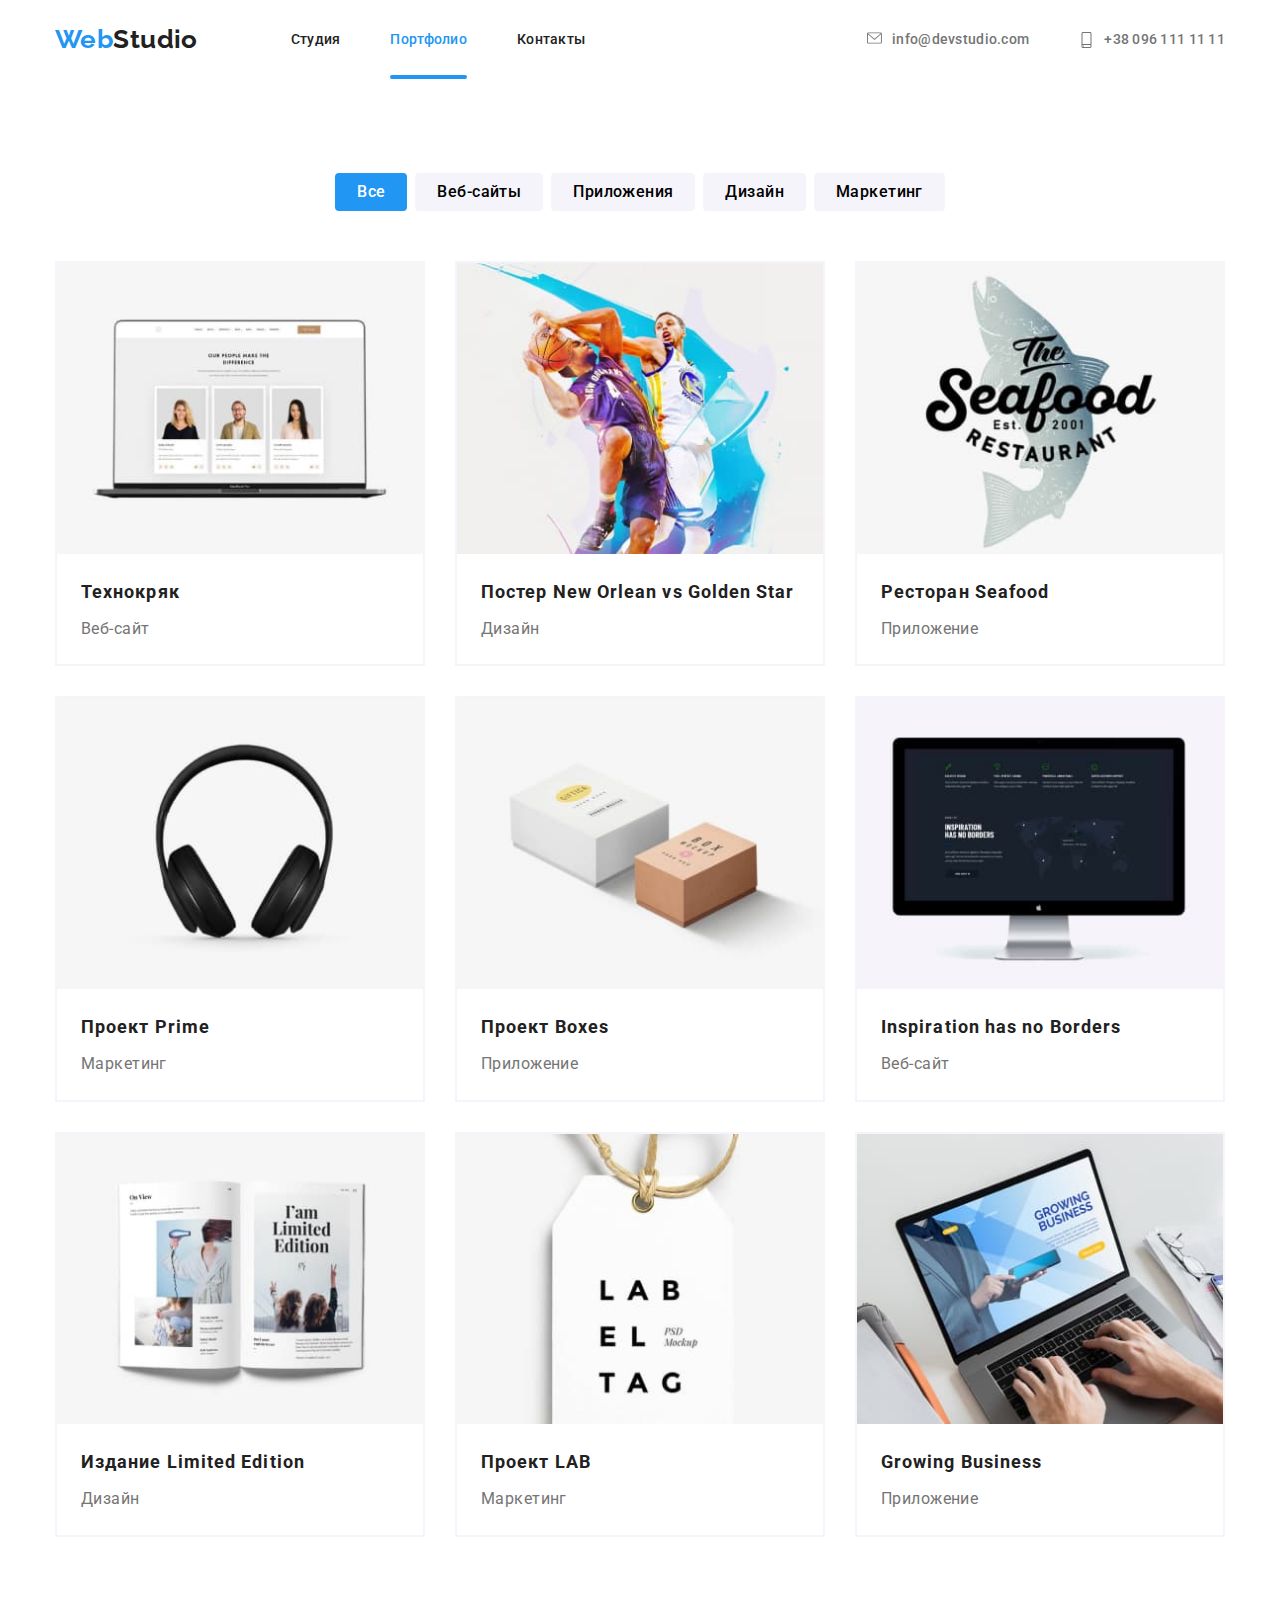
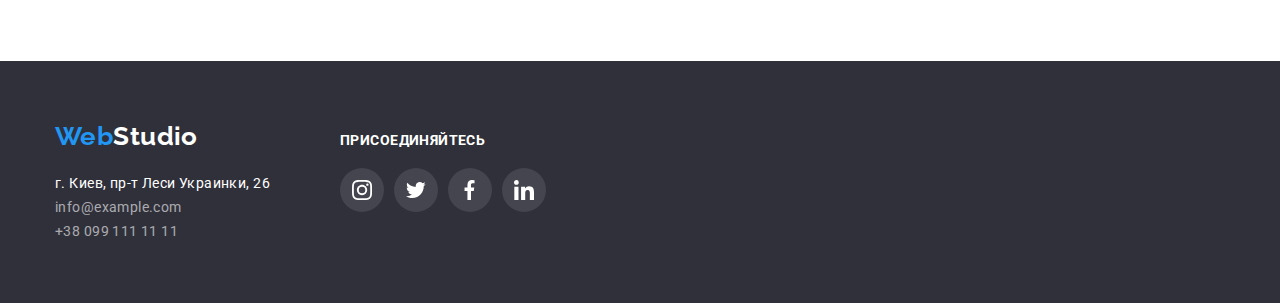
<file: portfolio.html>
<!DOCTYPE html>
<html lang="ru">

<head>
    <meta charset="UTF-8">
    <meta http-equiv="X-UA-Compatible" content="IE=edge">
    <meta name="viewport" content="width=device-width, initial-scale=1.0">
    <link rel="preconnect" href="https://fonts.googleapis.com">
    <link rel="preconnect" href="https://fonts.gstatic.com" crossorigin>
    <link href="https://fonts.googleapis.com/css2?family=Raleway:wght@700&family=Roboto:wght@400;500;700&display=swap"
        rel="stylesheet">
    <link rel="stylesheet" type="text/css" href="./css/normalize.css" />
    <link rel="stylesheet" type="text/css" href="./css/styles.css" />
    <title>Project</title>

</head>

<body>
    <header>
        <div class="container headers">
            <nav class="main-nav">
                <a class="logo" href="./index.html"><span class="logo first">Web</span>Studio</a>
                <ul class="header-list list">
                    <li class="list">
                        <a class="nav-link" href="./index.html">Студия</a>
                    </li>
                    <li class="list">
                        <a class="nav-link link-active" href="./portfolio.html">Портфолио</a>
                    </li>
                    <li class="list">
                        <a class="nav-link" href="#contacts">Контакты</a>
                    </li>
                </ul>
            </nav>
            <ul class="header-link list">
                <li class="list">
                    <a class="contact-link" href="mailto:info@devstudio.com">
                        <svg class="mail">
                            <use href="./images/icons2/symbol-defs.svg#email"></use>
                        </svg>info@devstudio.com</a>
                </li>
                <li class="list">
                    <a class="contact-link" border="0" href="tel:+380961111111">
                        <svg class="phone">
                            <use href="./images/icons2/symbol-defs.svg#smartphone"></use>
                        </svg>+38 096 111 11 11</a>
                </li>
            </ul>
        </div>
    </header>
    <main>
        <section class="section">
            <div class="container">
                <h1 class="visually-hidden">Наши проекты</h1>
                <ul class="portfolio-list list">
                    <li class="portfolio-margin"><button class="btn-portfolio btn-portfolio-active"
                            type="button">Все</button></li>
                    <li class="portfolio-margin"><button class="btn-portfolio web" type="button">Веб-сайты</button>
                    </li>
                    <li class="portfolio-margin"><button class="btn-portfolio app" type="button">Приложения</button>
                    </li>
                    <li class="portfolio-margin"><button class="btn-portfolio design" type="button">Дизайн</button>
                    </li>
                    <li class="portfolio-margin"><button class="btn-portfolio marketing"
                            type="button">Маркетинг</button></li>
                </ul>
                <ul class="project list">
                    <li class="project-list">
                        <div class="test-hover">
                            <img class="portfolio pic" src="./images/img.jpg" alt="Веб-сайт" />
                            <div class="portfolio-hover">
                                <p class="title-hover">Ресурс предлагает комплексные предложения с
                                    разным уровнем функционала и сервисов.
                                    Все это позволит посетителю получить
                                    исчерпывающие сведения о компании или частном лице.
                                </p>
                            </div>
                        </div>
                        <div class="project-content">
                            <h2 class="portfolio-title">Технокряк</h2>
                            <p class="portfolio-discription">Веб-сайт</p>
                        </div>
                    </li>
                    <li class="project-list">
                        <div class="test-hover">
                            <img class="portfolio pic" src="./images/img2.jpg" alt="Дизайн" />
                            <div class="portfolio-hover">
                                <p class="title-hover">Ресурс предлагает комплексные предложения с
                                    разным уровнем функционала и сервисов.
                                    Все это позволит посетителю получить
                                    исчерпывающие сведения о компании или частном лице.
                                </p>
                            </div>
                        </div>
                        <div class="project-content">
                            <h2 class="portfolio-title">Постер New Orlean vs Golden Star</h2>
                            <p class="portfolio-discription">Дизайн</p>
                        </div>
                    </li>
                    <li class="project-list">
                        <div class="test-hover">
                            <img class="portfolio pic" src="./images/img3.jpg" alt="Приложение" />
                            <div class="portfolio-hover">
                                <p class="title-hover">Ресурс предлагает комплексные предложения с
                                    разным уровнем функционала и сервисов.
                                    Все это позволит посетителю получить
                                    исчерпывающие сведения о компании или частном лице.
                                </p>
                            </div>
                        </div>
                        <div class="project-content">
                            <h2 class="portfolio-title">Ресторан Seafood</h2>
                            <p class="portfolio-discription">Приложение</p>
                        </div>
                    </li>
                    <li class="project-list">
                        <div class="test-hover">
                            <img class=" portfolio pic" src="./images/img4.jpg" alt="Маркетинг" />
                            <div class="portfolio-hover">
                                <p class="title-hover">Ресурс предлагает комплексные предложения с
                                    разным уровнем функционала и сервисов.
                                    Все это позволит посетителю получить
                                    исчерпывающие сведения о компании или частном лице.
                                </p>
                            </div>
                        </div>
                        <div class="project-content">
                            <h2 class="portfolio-title">Проект Prime</h2>
                            <p class="portfolio-discription">Маркетинг</p>
                        </div>
                    <li class="project-list">
                        <div class="test-hover">
                            <img class="portfolio pic" src="./images/img5.jpg" alt="Приложение" />
                            <div class="portfolio-hover">
                                <p class="title-hover">Ресурс предлагает комплексные предложения с
                                    разным уровнем функционала и сервисов.
                                    Все это позволит посетителю получить
                                    исчерпывающие сведения о компании или частном лице.
                                </p>
                            </div>
                        </div>
                        <div class="project-content">
                            <h2 class="portfolio-title">Проект Boxes</h2>
                            <p class="portfolio-discription">Приложение</p>
                        </div>
                    </li>
                    <li class="project-list">
                        <div class="test-hover">
                            <img class="portfolio pic" src="./images/img6.jpg" alt="Веб-сайт" />
                            <div class="portfolio-hover">
                                <p class="title-hover">Ресурс предлагает комплексные предложения с
                                    разным уровнем функционала и сервисов.
                                    Все это позволит посетителю получить
                                    исчерпывающие сведения о компании или частном лице.
                                </p>
                            </div>
                        </div>
                        <div class="project-content">
                            <h2 class="portfolio-title">Inspiration has no Borders</h2>
                            <p class="portfolio-discription">Веб-сайт</p>
                        </div>
                    </li>
                    <li class="project-list">
                        <div class="test-hover">
                            <img class="portfolio pic" src="./images/img7.jpg" alt="Дизайн" />
                            <div class="portfolio-hover">
                                <p class="title-hover">Ресурс предлагает комплексные предложения с
                                    разным уровнем функционала и сервисов.
                                    Все это позволит посетителю получить
                                    исчерпывающие сведения о компании или частном лице.
                                </p>
                            </div>
                        </div>
                        <div class="project-content">
                            <h2 class="portfolio-title">Издание Limited Edition</h2>
                            <p class="portfolio-discription">Дизайн</p>
                        </div>
                    </li>
                    <li class="project-list">
                        <div class="test-hover">
                            <img class="portfolio pic" src="./images/img8.jpg" alt="Дизайн" />
                            <div class="portfolio-hover">
                                <p class="title-hover">Ресурс предлагает комплексные предложения с
                                    разным уровнем функционала и сервисов.
                                    Все это позволит посетителю получить
                                    исчерпывающие сведения о компании или частном лице.
                                </p>
                            </div>
                        </div>
                        <div class="project-content">
                            <h2 class="portfolio-title">Проект LAB</h2>
                            <p class="portfolio-discription">Маркетинг</p>
                        </div>
                    </li>
                    <li class="project-list">
                        <div class="test-hover">
                            <img class="portfolio pic" src="./images/img9.jpg" alt="Приложение" />
                            <div class="portfolio-hover">
                                <p class="title-hover">Ресурс предлагает комплексные предложения с
                                    разным уровнем функционала и сервисов.
                                    Все это позволит посетителю получить
                                    исчерпывающие сведения о компании или частном лице.
                                </p>
                            </div>
                        </div>
                        <div class="project-content">
                            <h2 class="portfolio-title">Growing Business</h2>
                            <p class="portfolio-discription">Приложение</p>
                        </div>
                    </li>
                </ul>
            </div>
        </section>
    </main>
    <footer id="contacts" class="footer">
        <div class="container flexbox">
            <div class="footer-contacts">
                <a class="logo white" href="./index.html"><span class="logo first">Web</span>Studio</a>
                <ul class="contact list">
                    <li class="footer-list"><a class="contact-map" href="https://goo.gl/maps/8DTcKhsca9sqMdtq7"
                            target="_blank" rel="noopener nofollow noreferrer">
                            г. Киев, пр-т Леси Украинки, 26</a></li>
                    <li class="footer-list"><a class="contact-footer"
                            href="mailto:info@example.com">info@example.com</a>
                    </li>
                    <li class="footer-list"><a class="contact-footer" href="tel:+380991111111">+38 099 111 11 11</a>
                    </li>
                </ul>
            </div>
            <div class="footer-icons-link">
                <h2 class="footer-title">присоединяйтесь</h2>
                <ul class="footer-ul  list">
                    <li class="footer-second">
                        <a href="" class="footer-icons">
                            <svg class="footer-icons2">
                                <use href="./images/icons2/symbol-defs.svg#instagram"></use>
                            </svg>
                        </a>
                    </li>
                    <li class="footer-second">
                        <a href="" class="footer-icons">
                            <svg class="footer-icons2">
                                <use href="./images/icons2/symbol-defs.svg#twitter"></use>
                            </svg>
                        </a>
                    </li>
                    <li class="footer-second">
                        <a href="" class="footer-icons">
                            <svg class="footer-icons2">
                                <use href="./images/icons2/symbol-defs.svg#facebook"></use>
                            </svg>
                        </a>
                    </li>
                    <li class="footer-second">
                        <a href="" class="footer-icons">
                            <svg class="footer-icons2">
                                <use href="./images/icons2/symbol-defs.svg#linkedin"></use>
                            </svg>
                        </a>
                    </li>
                </ul>
                </h2>
            </div>
        </div>
    </footer>
</body>

</html>
</file>
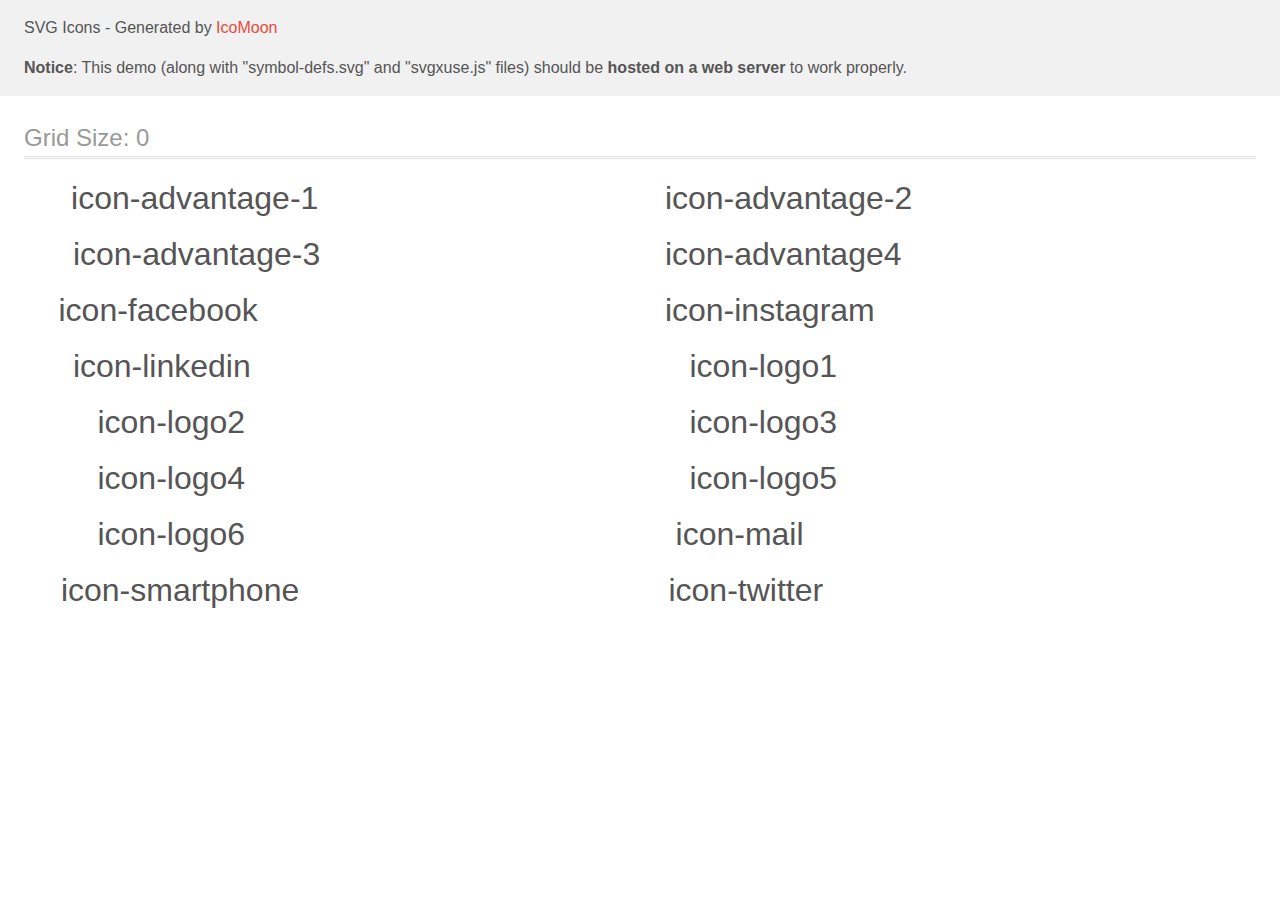
<file: images/icons2/demo-external-svg.html>
<!doctype html>
<html>
<head>
    <title>IcoMoon - SVG Icons</title>
    <meta charset="utf-8">
    <meta name="viewport" content="width=device-width, initial-scale=1">
    <link rel="stylesheet" href="demo-files/demo.css">
    <link rel="stylesheet" href="style.css">
</head>
<body>
<header class="bgc1 clearfix">
<div class="mhl">
    <p>SVG Icons - Generated by <a href="https://icomoon.io/app">IcoMoon</a></p><p><strong>Notice</strong>: This demo (along with "symbol-defs.svg" and "svgxuse.js" files) should be <b>hosted on a web server</b> to work properly.</p>
</div>
</header>
    <div class="clearfix mhl ptl">
        <h1 class="mvm mtn fgc1">Grid Size: 0</h1>
        <div class="glyph fs1">
            <div class="clearfix pbs">
                <svg class="icons icon-advantage-1"><use xlink:href="symbol-defs.svg#icon-advantage-1"></use></svg><span class="name"> icon-advantage-1</span>
            </div>
        </div>
        <div class="glyph fs1">
            <div class="clearfix pbs">
                <svg class="icons icon-advantage-2"><use xlink:href="symbol-defs.svg#icon-advantage-2"></use></svg><span class="name"> icon-advantage-2</span>
            </div>
        </div>
        <div class="glyph fs1">
            <div class="clearfix pbs">
                <svg class="icons icon-advantage-3"><use xlink:href="symbol-defs.svg#icon-advantage-3"></use></svg><span class="name"> icon-advantage-3</span>
            </div>
        </div>
        <div class="glyph fs1">
            <div class="clearfix pbs">
                <svg class="icons icon-advantage4"><use xlink:href="symbol-defs.svg#icon-advantage4"></use></svg><span class="name"> icon-advantage4</span>
            </div>
        </div>
        <div class="glyph fs1">
            <div class="clearfix pbs">
                <svg class="icons icon-facebook"><use xlink:href="symbol-defs.svg#icon-facebook"></use></svg><span class="name"> icon-facebook</span>
            </div>
        </div>
        <div class="glyph fs1">
            <div class="clearfix pbs">
                <svg class="icons icon-instagram"><use xlink:href="symbol-defs.svg#icon-instagram"></use></svg><span class="name"> icon-instagram</span>
            </div>
        </div>
        <div class="glyph fs1">
            <div class="clearfix pbs">
                <svg class="icons icon-linkedin"><use xlink:href="symbol-defs.svg#icon-linkedin"></use></svg><span class="name"> icon-linkedin</span>
            </div>
        </div>
        <div class="glyph fs1">
            <div class="clearfix pbs">
                <svg class="icons icon-logo1"><use xlink:href="symbol-defs.svg#icon-logo1"></use></svg><span class="name"> icon-logo1</span>
            </div>
        </div>
        <div class="glyph fs1">
            <div class="clearfix pbs">
                <svg class="icons icon-logo2"><use xlink:href="symbol-defs.svg#icon-logo2"></use></svg><span class="name"> icon-logo2</span>
            </div>
        </div>
        <div class="glyph fs1">
            <div class="clearfix pbs">
                <svg class="icons icon-logo3"><use xlink:href="symbol-defs.svg#icon-logo3"></use></svg><span class="name"> icon-logo3</span>
            </div>
        </div>
        <div class="glyph fs1">
            <div class="clearfix pbs">
                <svg class="icons icon-logo4"><use xlink:href="symbol-defs.svg#icon-logo4"></use></svg><span class="name"> icon-logo4</span>
            </div>
        </div>
        <div class="glyph fs1">
            <div class="clearfix pbs">
                <svg class="icons icon-logo5"><use xlink:href="symbol-defs.svg#icon-logo5"></use></svg><span class="name"> icon-logo5</span>
            </div>
        </div>
        <div class="glyph fs1">
            <div class="clearfix pbs">
                <svg class="icons icon-logo6"><use xlink:href="symbol-defs.svg#icon-logo6"></use></svg><span class="name"> icon-logo6</span>
            </div>
        </div>
        <div class="glyph fs1">
            <div class="clearfix pbs">
                <svg class="icons icon-mail"><use xlink:href="symbol-defs.svg#icon-mail"></use></svg><span class="name"> icon-mail</span>
            </div>
        </div>
        <div class="glyph fs1">
            <div class="clearfix pbs">
                <svg class="icons icon-smartphone"><use xlink:href="symbol-defs.svg#icon-smartphone"></use></svg><span class="name"> icon-smartphone</span>
            </div>
        </div>
        <div class="glyph fs1">
            <div class="clearfix pbs">
                <svg class="icons icon-twitter"><use xlink:href="symbol-defs.svg#icon-twitter"></use></svg><span class="name"> icon-twitter</span>
            </div>
        </div>
  </div>
<script defer src="svgxuse.js"></script>
</body>
</html>
</file>
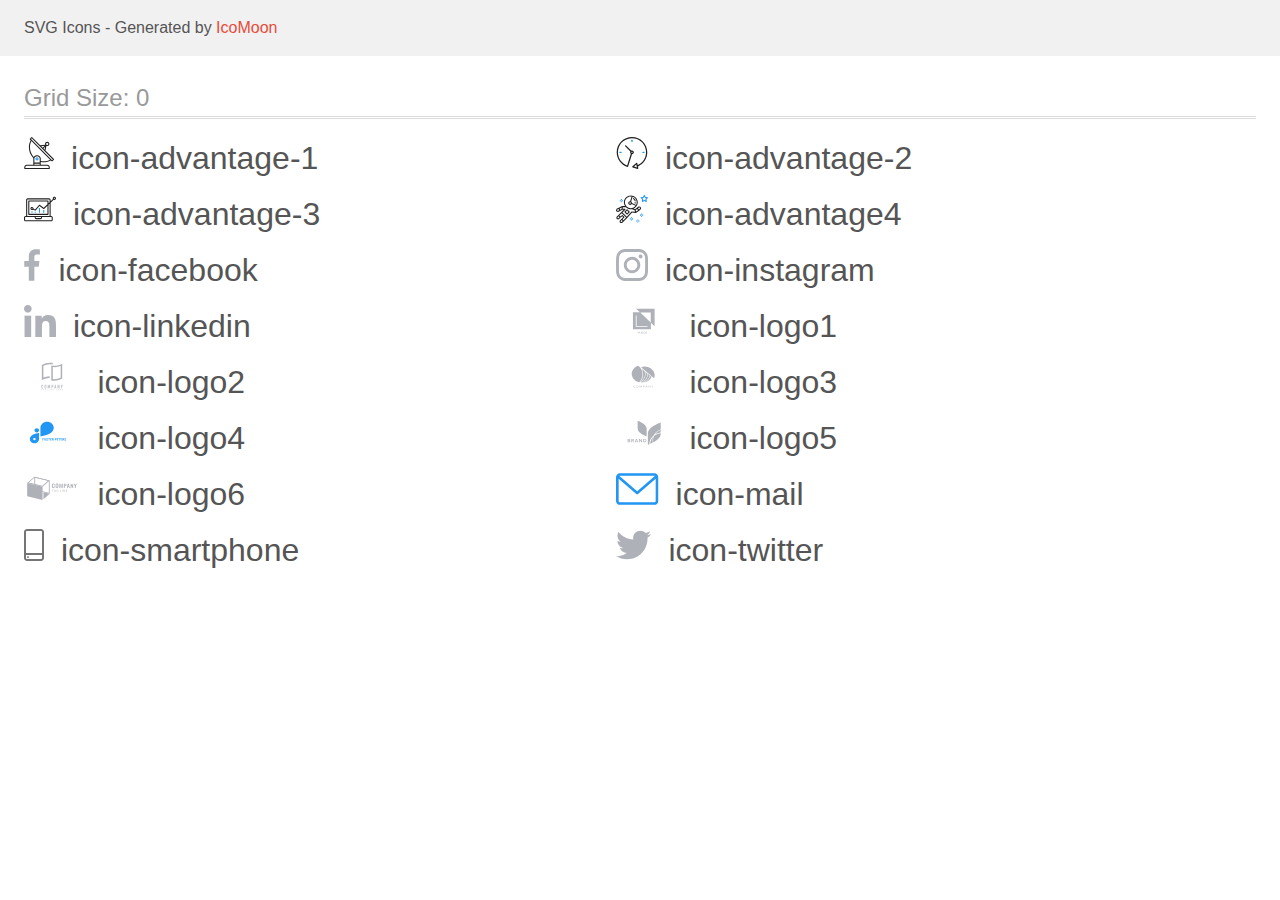
<file: images/icons2/demo.html>
<!doctype html>
<html>
<head>
    <title>IcoMoon - SVG Icons</title>
    <meta charset="utf-8">
    <meta name="viewport" content="width=device-width, initial-scale=1">
    <link rel="stylesheet" href="demo-files/demo.css">
    <link rel="stylesheet" href="style.css">
</head>
<body>
<svg aria-hidden="true" style="position: absolute; width: 0; height: 0; overflow: hidden;" version="1.1" xmlns="http://www.w3.org/2000/svg" xmlns:xlink="http://www.w3.org/1999/xlink">
<defs>
<symbol id="icon-advantage-1" viewBox="0 0 30 32">
<path fill="#212121" style="fill: var(--color1, #212121)" d="M29.859 22.098l-8.443-8.505 0.937-4.615c0.242 0.094 0.499 0.144 0.758 0.146h0.006c1.192 0.014 2.17-0.941 2.184-2.133s-0.941-2.17-2.133-2.184c-1.192-0.014-2.17 0.941-2.184 2.133-0.003 0.255 0.039 0.509 0.125 0.749l-4.96 0.605-8.091-8.133c-0.099-0.101-0.235-0.159-0.377-0.16-0.14 0.001-0.274 0.056-0.373 0.155l-1.513 1.504c-0.208 0.208-0.208 0.546 0 0.754l0.814 0.826c-3.153 5.798-2.129 12.978 2.519 17.663 0.043 0.041 0.092 0.074 0.146 0.098-0.034 0.18-0.051 0.364-0.052 0.547v6.187h-6.4c-1.472 0.002-2.665 1.195-2.667 2.667v1.067c0 0.295 0.239 0.533 0.533 0.533h24.533c0.295 0 0.533-0.239 0.533-0.533v-1.067c-0.002-1.472-1.195-2.665-2.667-2.667h-6.4v-2.742c1.003 0.21 2.024 0.317 3.049 0.32 2.458-0.003 4.877-0.615 7.040-1.783l0.818 0.823c0.099 0.101 0.235 0.159 0.377 0.16 0.14-0.001 0.274-0.056 0.373-0.155l1.513-1.504c0.208-0.208 0.208-0.546 0-0.754zM22.366 6.233c0.418-0.415 1.093-0.414 1.508 0.004s0.414 1.093-0.004 1.508c-0.2 0.199-0.47 0.31-0.752 0.31h-0.003c-0.589-0.003-1.064-0.483-1.061-1.072 0.002-0.282 0.115-0.552 0.314-0.751h-0.002zM21.11 9.738l-0.598 2.946-1.175-1.182 1.774-1.763zM20.504 8.836l-1.92 1.909-1.485-1.493 3.405-0.415zM23.090 28.8c0.884 0 1.6 0.716 1.6 1.6v0.533h-23.467v-0.533c0-0.884 0.716-1.6 1.6-1.6h20.267zM15.623 26.667v1.067h-5.333v-1.067h5.333zM10.29 25.6v-4.053c0-1.294 1.196-2.347 2.667-2.347s2.667 1.053 2.667 2.347v4.053h-5.333zM16.69 23.904v-2.357c0-1.882-1.675-3.413-3.733-3.413-1.331-0.020-2.576 0.657-3.281 1.786-4.058-4.274-4.971-10.645-2.279-15.887l18.602 18.708c-2.872 1.461-6.165 1.873-9.309 1.163zM27.979 23.22l-21.057-21.181 0.755-0.752 7.935 7.98c0.004 0 0.006 0.007 0.010 0.010l13.115 13.191-0.757 0.752z"></path>
<path fill="#2196f3" style="fill: var(--color2, #2196f3)" d="M12.961 20.267h-0.005c-0.884-0.001-1.601 0.714-1.602 1.598s0.714 1.601 1.598 1.602h0.005c0.884 0.001 1.601-0.714 1.602-1.598s-0.714-1.601-1.598-1.602zM13.335 22.245c-0.1 0.1-0.236 0.156-0.378 0.155-0.295-0.002-0.532-0.242-0.531-0.536 0.001-0.141 0.057-0.276 0.157-0.375s0.233-0.154 0.373-0.155c0.295 0.002 0.532 0.241 0.53 0.536-0.001 0.141-0.057 0.276-0.157 0.375h0.005z"></path>
</symbol>
<symbol id="icon-advantage-2" viewBox="0 0 32 32">
<path fill="#212121" style="fill: var(--color1, #212121)" d="M31.297 15.301c-0.002-8.452-6.855-15.303-15.308-15.301s-15.303 6.855-15.301 15.308c0.001 6.658 4.307 12.551 10.649 14.576 0.061 0.019 0.124 0.029 0.187 0.029 0.121-0 0.239-0.032 0.342-0.094 0.135-0.080 0.236-0.207 0.283-0.356l3.865-12.25c1.057-0.005 1.909-0.866 1.903-1.923s-0.866-1.909-1.923-1.903c-0.284 0.001-0.565 0.067-0.82 0.191l-5.106-5.107c-0.253-0.245-0.657-0.238-0.902 0.016-0.239 0.247-0.239 0.639 0 0.886l5.103 5.109c-0.392 0.799-0.168 1.764 0.536 2.309l-3.683 11.673c-7.278-2.681-11.004-10.754-8.323-18.032s10.754-11.004 18.032-8.323 11.004 10.754 8.323 18.032c-1.31 3.556-4.001 6.431-7.462 7.973l-0.398-1.874c-0.073-0.344-0.411-0.565-0.756-0.492-0.109 0.023-0.209 0.074-0.292 0.148l-3.837 3.426c-0.263 0.234-0.287 0.637-0.052 0.9 0.076 0.085 0.174 0.149 0.283 0.184l4.899 1.563c0.335 0.108 0.694-0.077 0.802-0.412 0.034-0.106 0.040-0.219 0.017-0.328l-0.391-1.839c5.664-2.388 9.342-7.942 9.329-14.089zM15.992 14.664c0.352 0 0.638 0.286 0.638 0.638s-0.286 0.638-0.638 0.638c-0.352 0-0.638-0.285-0.638-0.638s0.285-0.638 0.638-0.638zM18.093 29.528l2.184-1.948 0.603 2.84-2.787-0.892z"></path>
<path fill="#2196f3" style="fill: var(--color2, #2196f3)" d="M15.354 3.185v1.275c0 0.352 0.285 0.638 0.638 0.638s0.638-0.285 0.638-0.638v-1.275c0-0.352-0.286-0.638-0.638-0.638s-0.638 0.286-0.638 0.638z"></path>
<path fill="#2196f3" style="fill: var(--color2, #2196f3)" d="M3.876 14.664c-0.352 0-0.638 0.286-0.638 0.638s0.285 0.638 0.638 0.638h1.275c0.352 0 0.638-0.285 0.638-0.638s-0.285-0.638-0.638-0.638h-1.275z"></path>
<path fill="#2196f3" style="fill: var(--color2, #2196f3)" d="M28.108 15.939c0.352 0 0.638-0.285 0.638-0.638s-0.285-0.638-0.638-0.638h-1.275c-0.352 0-0.638 0.286-0.638 0.638s0.286 0.638 0.638 0.638h1.275z"></path>
</symbol>
<symbol id="icon-advantage-3" viewBox="0 0 32 32">
<path fill="#2196f3" style="fill: var(--color2, #2196f3)" d="M14.926 14.965h1.066v4.798h-1.066v-4.797z"></path>
<path fill="#2196f3" style="fill: var(--color2, #2196f3)" d="M19.19 17.097h1.066v2.665h-1.066v-2.665z"></path>
<path fill="#2196f3" style="fill: var(--color2, #2196f3)" d="M10.661 18.696h1.066v1.066h-1.066v-1.066z"></path>
<path fill="#2196f3" style="fill: var(--color2, #2196f3)" d="M7.463 18.163h1.066v1.599h-1.066v-1.599z"></path>
<path fill="#212121" style="fill: var(--color1, #212121)" d="M1.599 28.291h25.587c0.883 0 1.599-0.716 1.599-1.599v-2.132c0-0.883-0.716-1.599-1.599-1.599h-0.533v-13.293l3.028-2.868c0.703 0.346 1.553 0.136 2.013-0.499s0.396-1.508-0.152-2.068-1.42-0.644-2.065-0.198c-0.644 0.446-0.873 1.292-0.542 2.002l-2.281 2.163v-1.23c0-0.883-0.716-1.599-1.599-1.599h-21.322c-0.883 0-1.599 0.716-1.599 1.599v15.992h-0.533c-0.883 0-1.599 0.716-1.599 1.599v2.132c0 0.883 0.716 1.599 1.599 1.599zM30.384 4.837c0.294 0 0.533 0.239 0.533 0.533s-0.239 0.533-0.533 0.533c-0.294 0-0.533-0.239-0.533-0.533s0.239-0.533 0.533-0.533zM3.198 6.969c0-0.294 0.239-0.533 0.533-0.533h21.322c0.294 0 0.533 0.239 0.533 0.533v2.239l-1.066 1.013v-2.186c0-0.294-0.239-0.533-0.533-0.533h-19.19c-0.294 0-0.533 0.239-0.533 0.533v13.326c0 0.294 0.239 0.533 0.533 0.533h19.19c0.294 0 0.533-0.239 0.533-0.533v-9.674l1.066-1.010v12.284h-22.388v-15.992zM7.996 13.899c-0.721-0.002-1.354 0.478-1.546 1.174s0.105 1.433 0.725 1.801c0.62 0.368 1.41 0.276 1.928-0.226l1.853 0.93c0.215 0.108 0.476 0.057 0.636-0.123l3.939-4.431 3.872 2.901c0.208 0.156 0.498 0.139 0.686-0.039l3.365-3.188v8.131h-18.124v-12.26h18.124v2.66l-3.771 3.572-3.904-2.927c-0.222-0.166-0.534-0.135-0.718 0.072l-3.993 4.493-1.493-0.746c0.011-0.064 0.018-0.129 0.020-0.193 0-0.883-0.716-1.599-1.599-1.599zM8.529 15.498c0 0.294-0.239 0.533-0.533 0.533s-0.533-0.239-0.533-0.533c0-0.294 0.239-0.533 0.533-0.533s0.533 0.239 0.533 0.533zM11.727 24.027h5.331v0.533c0 0.294-0.239 0.533-0.533 0.533h-4.264c-0.294 0-0.533-0.239-0.533-0.533v-0.533zM1.066 24.56c0-0.294 0.239-0.533 0.533-0.533h9.062v0.533c0 0.883 0.716 1.599 1.599 1.599h4.264c0.883 0 1.599-0.716 1.599-1.599v-0.533h9.062c0.294 0 0.533 0.239 0.533 0.533v2.132c0 0.294-0.239 0.533-0.533 0.533h-25.587c-0.294 0-0.533-0.239-0.533-0.533v-2.132z"></path>
</symbol>
<symbol id="icon-advantage4" viewBox="0 0 32 32">
<path fill="#2196f3" style="fill: var(--color2, #2196f3)" d="M31.974 4.524c-0.063-0.193-0.229-0.333-0.43-0.363l-1.91-0.278-0.855-1.731c-0.179-0.365-0.777-0.365-0.956 0l-0.855 1.731-1.91 0.278c-0.201 0.029-0.367 0.17-0.431 0.363-0.062 0.193-0.011 0.405 0.135 0.547l1.383 1.348-0.326 1.903c-0.034 0.2 0.048 0.402 0.212 0.522 0.166 0.121 0.382 0.135 0.562 0.040l1.709-0.899 1.709 0.899c0.078 0.041 0.164 0.061 0.249 0.061 0.11 0 0.221-0.034 0.314-0.102 0.164-0.119 0.246-0.322 0.212-0.522l-0.326-1.903 1.383-1.348c0.145-0.142 0.197-0.354 0.135-0.547zM29.511 5.851c-0.125 0.122-0.183 0.299-0.153 0.472l0.191 1.114-1-0.526c-0.078-0.041-0.163-0.061-0.249-0.061s-0.17 0.020-0.249 0.061l-1.001 0.526 0.191-1.114c0.030-0.173-0.028-0.349-0.153-0.472l-0.81-0.789 1.119-0.163c0.174-0.025 0.324-0.134 0.402-0.292l0.5-1.013 0.5 1.013c0.078 0.157 0.228 0.267 0.402 0.292l1.119 0.163-0.809 0.789z"></path>
<path fill="#2196f3" style="fill: var(--color2, #2196f3)" d="M26.134 20.522h-1.067v1.067h1.067v-1.067z"></path>
<path fill="#2196f3" style="fill: var(--color2, #2196f3)" d="M26.134 22.656h-1.067v1.067h1.067v-1.067z"></path>
<path fill="#2196f3" style="fill: var(--color2, #2196f3)" d="M27.2 21.589h-1.067v1.067h1.067v-1.067z"></path>
<path fill="#2196f3" style="fill: var(--color2, #2196f3)" d="M25.067 21.589h-1.067v1.067h1.067v-1.067z"></path>
<path fill="#2196f3" style="fill: var(--color2, #2196f3)" d="M22.4 26.389h-1.067v1.067h1.067v-1.067z"></path>
<path fill="#2196f3" style="fill: var(--color2, #2196f3)" d="M22.4 28.522h-1.067v1.067h1.067v-1.067z"></path>
<path fill="#2196f3" style="fill: var(--color2, #2196f3)" d="M23.467 27.456h-1.067v1.067h1.067v-1.067z"></path>
<path fill="#2196f3" style="fill: var(--color2, #2196f3)" d="M21.333 27.456h-1.067v1.067h1.067v-1.067z"></path>
<path fill="#2196f3" style="fill: var(--color2, #2196f3)" d="M16 24.256h-1.067v1.067h1.067v-1.067z"></path>
<path fill="#2196f3" style="fill: var(--color2, #2196f3)" d="M16 26.389h-1.067v1.067h1.067v-1.067z"></path>
<path fill="#2196f3" style="fill: var(--color2, #2196f3)" d="M17.067 25.322h-1.067v1.067h1.067v-1.067z"></path>
<path fill="#2196f3" style="fill: var(--color2, #2196f3)" d="M14.933 25.322h-1.067v1.067h1.067v-1.067z"></path>
<path fill="#2196f3" style="fill: var(--color2, #2196f3)" d="M5.867 6.122h-1.067v1.067h1.067v-1.067z"></path>
<path fill="#2196f3" style="fill: var(--color2, #2196f3)" d="M5.867 8.255h-1.067v1.067h1.067v-1.067z"></path>
<path fill="#2196f3" style="fill: var(--color2, #2196f3)" d="M6.933 7.189h-1.067v1.067h1.067v-1.067z"></path>
<path fill="#2196f3" style="fill: var(--color2, #2196f3)" d="M4.8 7.189h-1.067v1.067h1.067v-1.067z"></path>
<path fill="#212121" style="fill: var(--color1, #212121)" d="M24.715 14.159c-0.287-0.388-0.709-0.637-1.188-0.705-0.481-0.068-0.956 0.058-1.34 0.352l-1.252 0.96-1.898 1.417-1.358-0.541c2.421-1.086 4.114-3.508 4.114-6.32 0-3.823-3.123-6.933-6.961-6.933s-6.961 3.11-6.961 6.933c0 1.386 0.414 2.674 1.12 3.758l-2.764-0.024c-0.002 0-0.003 0-0.005 0-0.009 0-0.015 0.004-0.023 0.005-0.053 0.002-0.105 0.013-0.155 0.031-0.013 0.005-0.026 0.008-0.038 0.013-0.006 0.003-0.013 0.003-0.019 0.006l-3.233 1.596c-0.001 0-0.001 0-0.001 0.001l-1.893 0.911c-0.021 0.009-0.042 0.021-0.063 0.035-0.755 0.502-1.012 1.489-0.598 2.295 0.22 0.429 0.595 0.745 1.056 0.889 0.178 0.055 0.359 0.083 0.539 0.083 0.29 0 0.577-0.071 0.839-0.211l1.388-0.738 2.264-1.169 1.357-0.008-5.442 5.416c-0.001 0.001-0.001 0.001-0.002 0.001l-1.339 1.333c-0.316 0.315-0.49 0.732-0.49 1.178s0.174 0.863 0.49 1.179c0.325 0.323 0.752 0.485 1.179 0.485s0.854-0.162 1.18-0.485l1.314-1.309 1.741-1.3 0.901 0.897-1.762 1.754c-0 0.001-0.001 0.001-0.002 0.001l-1.339 1.333c-0.316 0.315-0.49 0.732-0.49 1.178s0.174 0.863 0.49 1.179c0.325 0.323 0.753 0.485 1.18 0.485s0.855-0.162 1.18-0.485l3.482-3.467c0.001-0.001 0.001-0.001 0.001-0.002l1.010-1-0.004-0.004c0.006-0.006 0.015-0.009 0.022-0.015l5.166-5.658 3.471 0.494c0.025 0.004 0.050 0.005 0.075 0.005 0.065 0 0.127-0.015 0.187-0.038 0.018-0.006 0.033-0.015 0.050-0.023 0.019-0.010 0.039-0.015 0.058-0.027l3.213-2.133c0.012-0.008 0.018-0.021 0.029-0.029 0.013-0.010 0.029-0.014 0.041-0.026l1.271-1.191c0.662-0.62 0.753-1.635 0.212-2.362zM2.13 17.77c-0.173 0.093-0.37 0.111-0.558 0.052-0.187-0.058-0.338-0.186-0.427-0.358-0.161-0.314-0.068-0.695 0.214-0.902l1.314-0.632 0.449 1.312-0.992 0.528zM5.628 15.942l-1.548 0.8-0.439-1.283 2.027-1.001-0.040 1.484zM20.727 9.322c0 0.918-0.219 1.785-0.599 2.559l-4.181-1.899c-0.044-0.573-0.341-1.075-0.788-1.388l1.464-4.86c2.378 0.756 4.105 2.974 4.105 5.588zM8.938 9.322c0-3.235 2.644-5.867 5.894-5.867 0.253 0 0.5 0.021 0.745 0.052l-1.432 4.754c-0.019-0.001-0.037-0.006-0.057-0.006-1.033 0-1.873 0.837-1.873 1.867s0.84 1.867 1.873 1.867c0.694 0 1.294-0.383 1.618-0.945l3.862 1.755c-1.075 1.446-2.795 2.39-4.737 2.39-3.25 0-5.894-2.632-5.894-5.867zM14.894 10.122c0 0.441-0.362 0.8-0.806 0.8s-0.806-0.359-0.806-0.8c0-0.441 0.362-0.8 0.806-0.8s0.806 0.359 0.806 0.8zM2.465 25.146c-0.236 0.234-0.619 0.234-0.854 0.001-0.114-0.114-0.176-0.263-0.176-0.423s0.062-0.309 0.176-0.421l0.962-0.958 0.851 0.848-0.959 0.955zM5.679 28.88c-0.236 0.234-0.619 0.235-0.855 0.001-0.114-0.114-0.176-0.263-0.176-0.423s0.062-0.309 0.176-0.421l0.963-0.959 0.852 0.848-0.96 0.955zM9.16 25.411c-0.001 0-0.001 0-0.002 0.001l-1.765 1.76-0.852-0.848 1.763-1.755c0 0 0 0 0-0s0.001-0.001 0.002-0.001c0.040-0.040 0.065-0.088 0.090-0.135 0.007-0.014 0.020-0.026 0.026-0.040 0.017-0.041 0.019-0.085 0.026-0.129 0.003-0.025 0.014-0.047 0.014-0.073 0-0.036-0.013-0.070-0.020-0.106-0.006-0.032-0.006-0.065-0.019-0.095-0.020-0.050-0.055-0.094-0.091-0.138-0.010-0.012-0.014-0.027-0.025-0.038 0 0 0 0-0.001 0s-0.001-0.002-0.001-0.002l-1.607-1.6c-0.017-0.017-0.039-0.024-0.058-0.038-0.028-0.022-0.055-0.042-0.087-0.058-0.030-0.015-0.061-0.024-0.093-0.033-0.034-0.010-0.067-0.017-0.103-0.020-0.033-0.002-0.063 0.001-0.095 0.005-0.036 0.004-0.069 0.009-0.104 0.020-0.034 0.011-0.063 0.027-0.094 0.045-0.020 0.011-0.042 0.015-0.061 0.029l-1.773 1.324-0.901-0.897 2.399-2.386 4.361 4.289-0.928 0.919zM15.979 18.394c-0.015-0.002-0.030 0.004-0.045 0.003-0.039-0.002-0.076 0.001-0.115 0.007-0.030 0.005-0.059 0.011-0.088 0.021-0.034 0.012-0.065 0.028-0.097 0.047-0.030 0.018-0.057 0.037-0.083 0.061-0.013 0.011-0.028 0.017-0.040 0.029l-4.698 5.146-4.328-4.257 2.833-2.818c0.209-0.208 0.21-0.546 0.002-0.755-0.105-0.105-0.243-0.157-0.381-0.156v-0.001l-2.219 0.013 0.028-1.607 3.104 0.027c1.265 1.294 3.029 2.101 4.981 2.101 0.437 0 0.864-0.045 1.279-0.123 0.040 0.032 0.079 0.065 0.13 0.085l2.41 0.96 0.331 1.644-3.003-0.427zM20.020 18.572l-0.313-1.558 1.446-1.080 0.947 1.257-2.080 1.381zM23.774 15.741l-0.838 0.785-0.931-1.236 0.831-0.637c0.155-0.119 0.351-0.168 0.543-0.143 0.193 0.027 0.364 0.128 0.48 0.284 0.217 0.292 0.18 0.699-0.085 0.947z"></path>
<path fill="#212121" style="fill: var(--color1, #212121)" d="M13.602 18.544l-2.143-2.133c-0.207-0.207-0.545-0.207-0.753 0l-2.142 2.133c-0.1 0.101-0.157 0.236-0.157 0.378s0.056 0.278 0.157 0.378l2.142 2.133c0.104 0.103 0.241 0.155 0.377 0.155s0.273-0.052 0.376-0.155l2.143-2.133c0.1-0.1 0.157-0.236 0.157-0.378s-0.057-0.278-0.157-0.378zM11.083 20.303l-1.387-1.381 1.387-1.381 1.387 1.381-1.387 1.381z"></path>
<path fill="#212121" style="fill: var(--color1, #212121)" d="M17.164 5.071l-0.258 1.036c0.071 0.018 1.738 0.452 1.738 2.149h1.067c-0-2.017-1.666-2.965-2.547-3.185z"></path>
<path fill="#212121" style="fill: var(--color1, #212121)" d="M19.711 9.322h-1.067v1.067h1.067v-1.067z"></path>
</symbol>
<symbol id="icon-facebook" viewBox="0 0 18 32">
<path fill="#afb1b8" style="fill: var(--color3, #afb1b8)" d="M13.328 5.312h2.923v-5.088c-1.232-0.143-2.66-0.224-4.107-0.224-0.052 0-0.104 0-0.157 0l0.008-0c-4.213 0-7.099 2.65-7.099 7.52v4.48h-4.646v5.688h4.646v14.312h5.699v-14.31h4.461l0.709-5.69h-5.17v-3.92c0-1.643 0.443-2.768 2.734-2.768z"></path>
</symbol>
<symbol id="icon-instagram" viewBox="0 0 32 32">
<path fill="#afb1b8" style="fill: var(--color3, #afb1b8)" d="M31.969 9.408c-0.075-1.7-0.35-2.869-0.744-3.882-0.406-1.075-1.032-2.038-1.851-2.838-0.8-0.813-1.769-1.444-2.832-1.844-1.019-0.394-2.182-0.669-3.882-0.744-1.713-0.081-2.257-0.1-6.601-0.1s-4.888 0.019-6.595 0.094c-1.7 0.075-2.869 0.35-3.882 0.744-1.075 0.406-2.038 1.031-2.838 1.85-0.813 0.8-1.444 1.769-1.844 2.832-0.394 1.019-0.669 2.182-0.744 3.882-0.081 1.713-0.1 2.257-0.1 6.601s0.019 4.888 0.094 6.595c0.075 1.7 0.35 2.869 0.744 3.882 0.406 1.075 1.038 2.038 1.85 2.838 0.8 0.813 1.769 1.444 2.832 1.844 1.019 0.394 2.182 0.669 3.882 0.744 1.706 0.075 2.25 0.094 6.595 0.094s4.888-0.019 6.595-0.094c1.7-0.075 2.869-0.35 3.882-0.744 2.151-0.832 3.851-2.532 4.682-4.682 0.394-1.019 0.669-2.182 0.744-3.882 0.075-1.707 0.094-2.251 0.094-6.595s-0.006-4.888-0.081-6.595zM29.087 22.473c-0.069 1.563-0.331 2.407-0.55 2.969-0.538 1.394-1.644 2.5-3.038 3.038-0.563 0.219-1.413 0.481-2.969 0.55-1.688 0.075-2.194 0.094-6.464 0.094s-4.782-0.019-6.464-0.094c-1.563-0.069-2.407-0.331-2.969-0.55-0.694-0.256-1.325-0.663-1.838-1.194-0.531-0.519-0.938-1.144-1.194-1.838-0.219-0.563-0.481-1.413-0.55-2.969-0.075-1.688-0.094-2.194-0.094-6.464s0.019-4.782 0.094-6.464c0.069-1.563 0.331-2.407 0.55-2.969 0.256-0.694 0.663-1.325 1.2-1.838 0.519-0.531 1.144-0.938 1.838-1.194 0.563-0.219 1.413-0.481 2.969-0.55 1.688-0.075 2.194-0.094 6.464-0.094 4.276 0 4.782 0.019 6.464 0.094 1.563 0.069 2.407 0.331 2.969 0.55 0.694 0.256 1.325 0.662 1.838 1.194 0.531 0.519 0.938 1.144 1.194 1.838 0.219 0.563 0.481 1.413 0.55 2.969 0.075 1.688 0.094 2.194 0.094 6.464s-0.019 4.77-0.094 6.458z"></path>
<path fill="#afb1b8" style="fill: var(--color3, #afb1b8)" d="M16.059 7.783c-4.538 0-8.22 3.682-8.22 8.22s3.682 8.22 8.22 8.22c4.539 0 8.22-3.682 8.22-8.22s-3.682-8.22-8.22-8.22zM16.059 21.335c-2.944 0-5.332-2.388-5.332-5.332s2.388-5.332 5.332-5.332c2.944 0 5.332 2.388 5.332 5.332s-2.388 5.332-5.332 5.332z"></path>
<path fill="#afb1b8" style="fill: var(--color3, #afb1b8)" d="M26.524 7.458c0 1.060-0.859 1.919-1.919 1.919s-1.919-0.859-1.919-1.919c0-1.060 0.859-1.919 1.919-1.919s1.919 0.859 1.919 1.919z"></path>
</symbol>
<symbol id="icon-linkedin" viewBox="0 0 32 32">
<path fill="#afb1b8" style="fill: var(--color3, #afb1b8)" d="M31.992 32v-0.001h0.008v-11.736c0-5.741-1.236-10.164-7.948-10.164-3.227 0-5.392 1.771-6.276 3.449h-0.093v-2.913h-6.364v21.364h6.627v-10.579c0-2.785 0.528-5.479 3.977-5.479 3.399 0 3.449 3.179 3.449 5.657v10.401h6.62z"></path>
<path fill="#afb1b8" style="fill: var(--color3, #afb1b8)" d="M0.528 10.636h6.635v21.364h-6.635v-21.364z"></path>
<path fill="#afb1b8" style="fill: var(--color3, #afb1b8)" d="M3.843 0c-2.121 0-3.843 1.721-3.843 3.843s1.721 3.879 3.843 3.879c2.121 0 3.843-1.757 3.843-3.879-0.001-2.121-1.723-3.843-3.843-3.843v0z"></path>
</symbol>
<symbol id="icon-logo1" viewBox="0 0 57 32">
<path fill="#afb1b8" style="fill: var(--color3, #afb1b8)" d="M20.267 3.733l3.738 3.538-6.938-0.004v17.166h18.133v-6.564l3.733 3.534v-17.671h-18.667zM35.036 17.455l-10.597-10.032h10.597v10.032zM31.746 21.923h-11.81v-11.545h0.835v10.764h10.975v0.782zM22.725 26.72l-0.436 0.898-0.436-0.898h-0.366l0.637 1.198v0.698h0.331v-0.698l0.635-1.198h-0.365zM23.273 28.615l0.154-0.441h0.734l0.155 0.441h0.344l-0.717-1.896h-0.296l-0.716 1.896h0.342zM23.794 27.122l0.275 0.786h-0.549l0.275-0.786zM25.531 27.863c-0.048 0.073-0.072 0.153-0.072 0.241 0 0.16 0.056 0.29 0.168 0.389s0.263 0.148 0.451 0.148 0.349-0.051 0.484-0.152l0.107 0.126h0.367l-0.279-0.329c0.109-0.149 0.164-0.341 0.164-0.574h-0.275c0 0.128-0.026 0.243-0.079 0.348l-0.366-0.432 0.129-0.094c0.091-0.066 0.157-0.132 0.197-0.198s0.060-0.14 0.060-0.219c0-0.12-0.044-0.22-0.133-0.301s-0.201-0.122-0.339-0.122c-0.153 0-0.274 0.043-0.365 0.13s-0.135 0.203-0.135 0.352c0 0.061 0.014 0.124 0.043 0.189s0.081 0.144 0.155 0.237c-0.141 0.101-0.235 0.188-0.283 0.262zM26.386 28.282c-0.093 0.071-0.193 0.107-0.299 0.107-0.095 0-0.17-0.027-0.227-0.082s-0.085-0.126-0.085-0.214c0-0.102 0.052-0.192 0.156-0.271l0.040-0.029 0.414 0.488zM26.046 27.442c-0.089-0.11-0.134-0.202-0.134-0.275 0-0.063 0.018-0.116 0.055-0.158s0.085-0.063 0.147-0.063c0.057 0 0.105 0.018 0.142 0.053s0.056 0.077 0.056 0.126c0 0.075-0.027 0.136-0.081 0.184l-0.040 0.033-0.145 0.099zM29.132 28.472c0.13-0.114 0.205-0.272 0.224-0.474h-0.328c-0.017 0.135-0.059 0.232-0.124 0.29s-0.162 0.087-0.292 0.087c-0.142 0-0.249-0.054-0.323-0.161s-0.109-0.264-0.109-0.469v-0.168c0.002-0.202 0.041-0.355 0.117-0.46s0.188-0.158 0.331-0.158c0.123 0 0.217 0.030 0.28 0.091s0.104 0.158 0.12 0.294h0.328c-0.021-0.207-0.095-0.368-0.223-0.482s-0.296-0.171-0.505-0.171c-0.155 0-0.293 0.037-0.411 0.111s-0.209 0.179-0.272 0.315c-0.063 0.136-0.095 0.294-0.095 0.473v0.177c0.003 0.174 0.035 0.328 0.098 0.46s0.151 0.234 0.266 0.306c0.115 0.071 0.249 0.107 0.4 0.107 0.216 0 0.389-0.056 0.52-0.169zM31.068 28.206c0.064-0.141 0.096-0.304 0.096-0.49v-0.105c-0.001-0.185-0.034-0.347-0.099-0.486s-0.158-0.247-0.277-0.32c-0.119-0.075-0.256-0.112-0.41-0.112s-0.292 0.038-0.411 0.113c-0.119 0.075-0.211 0.183-0.277 0.324s-0.098 0.305-0.098 0.49v0.107c0.001 0.181 0.034 0.342 0.099 0.48s0.159 0.246 0.279 0.322c0.121 0.075 0.258 0.112 0.411 0.112 0.155 0 0.293-0.037 0.411-0.112s0.212-0.183 0.276-0.323zM30.716 27.135c0.080 0.112 0.12 0.273 0.12 0.483v0.099c0 0.214-0.040 0.376-0.119 0.487s-0.19 0.167-0.336 0.167c-0.144 0-0.257-0.057-0.339-0.171s-0.121-0.275-0.121-0.483v-0.109c0.002-0.204 0.043-0.362 0.122-0.473s0.192-0.168 0.335-0.168c0.146 0 0.258 0.056 0.337 0.168z"></path>
</symbol>
<symbol id="icon-logo2" viewBox="0 0 57 32">
<path fill="#afb1b8" style="fill: var(--color3, #afb1b8)" d="M26.727 3.165h-0.073c-0.112-0.007-0.224-0.010-0.336-0.012v0h-0.243c-0.212 0-0.428 0.005-0.642 0.016-0.016-0.001-0.032-0.001-0.049 0-1.944 0.11-3.848 0.596-5.609 1.431l-0.231 0.111v11.809l0.54-0.183c0.474-0.163 0.978-0.309 1.5-0.445 1.411-0.362 2.861-0.555 4.317-0.574v1.551c-0.193 0.001-0.38 0.007-0.568 0.016h-0.045c-1.121 0.061-2.233 0.232-3.322 0.51-1.378 0.345-2.708 0.863-3.957 1.542v-15.145c1.298-0.757 2.695-1.325 4.151-1.688 1.278-0.33 2.593-0.5 3.913-0.504h0.228c0.273 0.007 0.538 0.019 0.788 0.038 0.658 0.046 1.31 0.15 1.95 0.311v1.527c-0.621-0.145-1.253-0.24-1.889-0.285-0.013-0.001-0.026-0.002-0.039-0.003-0.132-0.011-0.263-0.022-0.386-0.022zM29.415 4.726c0.339 0.026 0.689 0.038 1.044 0.038 1.388-0.005 2.769-0.182 4.114-0.528 1.378-0.346 2.706-0.865 3.956-1.543v14.875c-1.298 0.756-2.696 1.325-4.153 1.688-1.279 0.329-2.593 0.498-3.913 0.503-1 0.008-1.997-0.11-2.968-0.35v-14.971c0.229 0.053 0.465 0.102 0.706 0.142 0.394 0.066 0.81 0.115 1.214 0.145zM36.985 4.841l-0.54 0.182c-0.497 0.167-0.997 0.316-1.5 0.449-1.465 0.377-2.971 0.57-4.483 0.575-0.352 0-0.676-0.010-0.989-0.030l-0.43-0.028v12.148l0.37 0.033c0.343 0.030 0.696 0.045 1.052 0.045 1.191-0.005 2.377-0.159 3.531-0.457 0.95-0.238 1.874-0.57 2.759-0.991l0.231-0.111v-11.813z"></path>
<path fill="#afb1b8" style="fill: var(--color3, #afb1b8)" d="M19.060 24.113c-0.078-0.080-0.171-0.144-0.274-0.186s-0.214-0.061-0.326-0.057c-0.119-0.002-0.237 0.021-0.347 0.065-0.101 0.040-0.193 0.101-0.27 0.178s-0.135 0.17-0.174 0.271c-0.042 0.107-0.063 0.22-0.062 0.335v2.023c-0.005 0.143 0.022 0.284 0.080 0.415 0.048 0.104 0.117 0.196 0.202 0.271 0.081 0.068 0.176 0.117 0.278 0.144 0.098 0.028 0.2 0.042 0.302 0.042 0.113 0.001 0.224-0.023 0.326-0.070 0.101-0.044 0.193-0.108 0.27-0.187 0.075-0.079 0.135-0.171 0.177-0.271 0.043-0.102 0.065-0.212 0.065-0.323v-0.226h-0.529v0.18c0.002 0.062-0.009 0.123-0.031 0.18-0.017 0.043-0.043 0.082-0.077 0.114-0.033 0.026-0.070 0.046-0.111 0.058-0.036 0.012-0.073 0.018-0.111 0.019-0.047 0.006-0.095-0.002-0.139-0.021s-0.081-0.049-0.11-0.088c-0.050-0.081-0.074-0.176-0.070-0.271v-1.887c-0.003-0.105 0.019-0.208 0.065-0.302 0.027-0.043 0.066-0.077 0.112-0.098s0.097-0.030 0.147-0.024c0.046-0.002 0.091 0.008 0.132 0.028s0.077 0.049 0.104 0.086c0.059 0.078 0.090 0.173 0.088 0.271v0.175h0.524v-0.206c0.001-0.121-0.021-0.241-0.065-0.354-0.039-0.106-0.099-0.203-0.177-0.285z"></path>
<path fill="#afb1b8" style="fill: var(--color3, #afb1b8)" d="M22.202 24.090c-0.169-0.142-0.381-0.221-0.602-0.222-0.108 0-0.215 0.020-0.316 0.057-0.103 0.037-0.198 0.093-0.279 0.165-0.088 0.079-0.158 0.175-0.205 0.283-0.053 0.124-0.079 0.257-0.077 0.392v1.941c-0.004 0.137 0.023 0.272 0.077 0.397 0.048 0.104 0.118 0.197 0.205 0.271 0.081 0.075 0.176 0.133 0.279 0.171 0.101 0.037 0.208 0.056 0.316 0.057s0.215-0.020 0.316-0.057c0.105-0.038 0.202-0.096 0.286-0.171 0.084-0.076 0.152-0.168 0.2-0.271 0.054-0.125 0.081-0.261 0.077-0.397v-1.941c0.003-0.135-0.024-0.268-0.077-0.392-0.047-0.107-0.115-0.203-0.2-0.283zM21.955 26.706c0.004 0.052-0.003 0.104-0.021 0.152s-0.047 0.092-0.084 0.128c-0.070 0.059-0.158 0.091-0.249 0.091s-0.179-0.032-0.249-0.091c-0.037-0.036-0.066-0.080-0.084-0.128s-0.025-0.101-0.021-0.152v-1.941c-0.004-0.052 0.003-0.104 0.021-0.152s0.047-0.092 0.084-0.128c0.070-0.059 0.158-0.091 0.249-0.091s0.179 0.032 0.249 0.091c0.037 0.036 0.066 0.080 0.084 0.128s0.025 0.101 0.021 0.152v1.941z"></path>
<path fill="#afb1b8" style="fill: var(--color3, #afb1b8)" d="M26.329 27.573v-3.674h-0.509l-0.668 1.945h-0.009l-0.673-1.945h-0.503v3.674h0.525v-2.235h0.009l0.514 1.58h0.262l0.518-1.58h0.009v2.235h0.525z"></path>
<path fill="#afb1b8" style="fill: var(--color3, #afb1b8)" d="M29.311 24.157c-0.081-0.091-0.183-0.16-0.297-0.201-0.123-0.040-0.251-0.059-0.38-0.057h-0.78v3.674h0.523v-1.435h0.27c0.163 0.007 0.326-0.027 0.472-0.1 0.119-0.066 0.218-0.163 0.287-0.281 0.061-0.098 0.101-0.206 0.12-0.32 0.021-0.138 0.030-0.278 0.028-0.418 0.005-0.176-0.012-0.353-0.051-0.525-0.035-0.127-0.101-0.243-0.193-0.338zM29.041 25.277c-0.002 0.067-0.019 0.132-0.049 0.191-0.030 0.056-0.077 0.102-0.135 0.129-0.078 0.035-0.162 0.050-0.247 0.046h-0.239v-1.249h0.27c0.081-0.004 0.162 0.012 0.236 0.046 0.054 0.031 0.097 0.079 0.123 0.136 0.029 0.065 0.044 0.134 0.046 0.205 0 0.077 0 0.159 0 0.244s0.005 0.174 0 0.252h-0.005z"></path>
<path fill="#afb1b8" style="fill: var(--color3, #afb1b8)" d="M31.791 23.899h-0.429l-0.809 3.674h0.523l0.154-0.789h0.714l0.154 0.789h0.524l-0.83-3.674zM31.308 26.283l0.258-1.332h0.009l0.256 1.332h-0.524z"></path>
<path fill="#afb1b8" style="fill: var(--color3, #afb1b8)" d="M35.173 26.112h-0.009l-0.791-2.213h-0.503v3.674h0.523v-2.209h0.011l0.8 2.209h0.492v-3.674h-0.523v2.213z"></path>
<path fill="#afb1b8" style="fill: var(--color3, #afb1b8)" d="M38.372 23.899l-0.421 1.461h-0.011l-0.421-1.461h-0.554l0.719 2.121v1.553h0.524v-1.553l0.719-2.121h-0.554z"></path>
<path fill="#afb1b8" style="fill: var(--color3, #afb1b8)" d="M17.6 28.61h0.252v0.708h0.171v-0.708h0.251v-0.145h-0.675v0.145z"></path>
<path fill="#afb1b8" style="fill: var(--color3, #afb1b8)" d="M19.721 28.465l-0.331 0.853h0.182l0.070-0.194h0.34l0.073 0.194h0.186l-0.339-0.853h-0.182zM19.694 28.981l0.116-0.316 0.116 0.316h-0.232z"></path>
<path fill="#afb1b8" style="fill: var(--color3, #afb1b8)" d="M21.818 29.004h0.197v0.11c-0.058 0.046-0.129 0.071-0.202 0.072-0.034 0.002-0.069-0.004-0.1-0.019s-0.059-0.036-0.081-0.063c-0.045-0.065-0.068-0.143-0.063-0.222 0-0.19 0.082-0.285 0.246-0.285 0.043-0.004 0.086 0.007 0.121 0.032s0.061 0.062 0.072 0.104l0.169-0.033c-0.036-0.167-0.156-0.251-0.362-0.251-0.11-0.003-0.216 0.036-0.298 0.11-0.043 0.042-0.076 0.094-0.097 0.15s-0.030 0.117-0.025 0.178c-0.005 0.117 0.034 0.231 0.109 0.32 0.042 0.043 0.092 0.077 0.148 0.098s0.116 0.031 0.176 0.027c0.134 0.004 0.263-0.045 0.362-0.136v-0.336h-0.37v0.144z"></path>
<path fill="#afb1b8" style="fill: var(--color3, #afb1b8)" d="M23.959 28.465h-0.173v0.853h0.598v-0.145h-0.425v-0.708z"></path>
<path fill="#afb1b8" style="fill: var(--color3, #afb1b8)" d="M25.769 28.465h-0.173v0.853h0.173v-0.853z"></path>
<path fill="#afb1b8" style="fill: var(--color3, #afb1b8)" d="M27.539 29.035l-0.349-0.57h-0.167v0.853h0.161v-0.557l0.343 0.557h0.171v-0.853h-0.158v0.57z"></path>
<path fill="#afb1b8" style="fill: var(--color3, #afb1b8)" d="M29.14 28.943h0.425v-0.145h-0.425v-0.187h0.457v-0.145h-0.63v0.853h0.648v-0.145h-0.475v-0.231z"></path>
<path fill="#afb1b8" style="fill: var(--color3, #afb1b8)" d="M33.020 28.802h-0.336v-0.336h-0.171v0.853h0.171v-0.373h0.336v0.373h0.171v-0.853h-0.171v0.336z"></path>
<path fill="#afb1b8" style="fill: var(--color3, #afb1b8)" d="M34.629 28.943h0.426v-0.145h-0.426v-0.187h0.459v-0.145h-0.63v0.853h0.646v-0.145h-0.475v-0.231z"></path>
<path fill="#afb1b8" style="fill: var(--color3, #afb1b8)" d="M36.812 28.943c0.148-0.023 0.224-0.102 0.224-0.237 0.004-0.036-0.001-0.073-0.016-0.106s-0.038-0.062-0.068-0.083c-0.077-0.039-0.163-0.056-0.25-0.050h-0.362v0.853h0.171v-0.357h0.034c0.037-0.002 0.073 0.004 0.107 0.019 0.025 0.015 0.046 0.037 0.061 0.062l0.186 0.271h0.205l-0.104-0.167c-0.046-0.082-0.111-0.153-0.189-0.205zM36.64 28.825h-0.127v-0.214h0.135c0.059-0.005 0.118 0.002 0.174 0.020 0.012 0.011 0.022 0.025 0.029 0.040s0.009 0.032 0.009 0.049c-0.001 0.017-0.005 0.033-0.013 0.048s-0.019 0.027-0.032 0.037c-0.056 0.017-0.115 0.024-0.174 0.020z"></path>
<path fill="#afb1b8" style="fill: var(--color3, #afb1b8)" d="M38.458 28.943h0.425v-0.145h-0.425v-0.187h0.459v-0.145h-0.631v0.853h0.648v-0.145h-0.475v-0.231z"></path>
</symbol>
<symbol id="icon-logo3" viewBox="0 0 57 32">
<path fill="#afb1b8" style="fill: var(--color3, #afb1b8)" d="M19.417 26.187c0.008 0 0.017 0.002 0.025 0.005s0.015 0.007 0.020 0.013l0.116 0.111c-0.090 0.090-0.202 0.162-0.327 0.211-0.147 0.053-0.305 0.079-0.464 0.076-0.149 0.003-0.298-0.021-0.436-0.071-0.125-0.045-0.237-0.113-0.329-0.2-0.094-0.089-0.166-0.194-0.212-0.308-0.051-0.127-0.076-0.261-0.074-0.396-0.002-0.135 0.025-0.27 0.080-0.397 0.051-0.115 0.127-0.22 0.225-0.308 0.099-0.087 0.218-0.155 0.349-0.201 0.143-0.048 0.296-0.072 0.449-0.071 0.143-0.003 0.285 0.019 0.417 0.064 0.115 0.043 0.221 0.104 0.313 0.178l-0.097 0.119c-0.007 0.008-0.015 0.016-0.025 0.021-0.012 0.007-0.025 0.010-0.039 0.009-0.015-0.001-0.030-0.005-0.042-0.013l-0.052-0.032-0.073-0.040c-0.031-0.015-0.064-0.028-0.097-0.039-0.043-0.013-0.087-0.024-0.132-0.032-0.057-0.009-0.115-0.013-0.173-0.013-0.111-0.001-0.22 0.017-0.323 0.053-0.096 0.034-0.182 0.084-0.253 0.149-0.073 0.069-0.128 0.15-0.164 0.238-0.041 0.101-0.061 0.207-0.060 0.313-0.002 0.108 0.018 0.216 0.060 0.318 0.035 0.087 0.090 0.167 0.161 0.236 0.067 0.064 0.149 0.114 0.241 0.147 0.095 0.034 0.197 0.051 0.3 0.050 0.059 0.001 0.119-0.003 0.177-0.010 0.096-0.010 0.188-0.039 0.269-0.085 0.041-0.023 0.079-0.049 0.115-0.078 0.015-0.012 0.035-0.020 0.055-0.020z"></path>
<path fill="#afb1b8" style="fill: var(--color3, #afb1b8)" d="M22.776 25.629c0.002 0.134-0.025 0.267-0.078 0.393-0.047 0.114-0.122 0.218-0.219 0.305s-0.214 0.155-0.344 0.2c-0.285 0.094-0.599 0.094-0.884 0-0.129-0.046-0.245-0.114-0.342-0.201-0.097-0.089-0.172-0.194-0.221-0.308-0.105-0.255-0.105-0.533 0-0.787 0.050-0.115 0.125-0.22 0.221-0.31 0.097-0.084 0.214-0.15 0.342-0.193 0.284-0.096 0.6-0.096 0.884 0 0.129 0.046 0.246 0.114 0.343 0.201 0.096 0.088 0.17 0.191 0.22 0.304 0.054 0.127 0.080 0.261 0.078 0.395zM22.47 25.629c0.002-0.107-0.016-0.214-0.055-0.316-0.033-0.087-0.086-0.168-0.156-0.236-0.068-0.065-0.152-0.116-0.246-0.149-0.207-0.069-0.436-0.069-0.643 0-0.094 0.033-0.178 0.084-0.246 0.149-0.071 0.068-0.125 0.149-0.157 0.236-0.074 0.206-0.074 0.426 0 0.632 0.033 0.087 0.086 0.168 0.157 0.236 0.068 0.065 0.152 0.115 0.246 0.148 0.207 0.067 0.435 0.067 0.643 0 0.093-0.033 0.177-0.083 0.246-0.148 0.070-0.069 0.123-0.149 0.156-0.236 0.039-0.102 0.058-0.209 0.055-0.316z"></path>
<path fill="#afb1b8" style="fill: var(--color3, #afb1b8)" d="M25.067 25.96l0.030 0.071c0.012-0.025 0.022-0.048 0.033-0.071 0.011-0.024 0.024-0.047 0.038-0.070l0.743-1.174c0.015-0.020 0.028-0.033 0.042-0.037 0.020-0.005 0.040-0.007 0.061-0.006h0.22v1.909h-0.26v-1.404c0-0.018 0-0.038 0-0.059-0.001-0.022-0.001-0.044 0-0.066l-0.747 1.19c-0.009 0.018-0.025 0.033-0.044 0.043s-0.041 0.016-0.064 0.016h-0.042c-0.023 0-0.045-0.005-0.064-0.016s-0.034-0.026-0.044-0.044l-0.769-1.198c0 0.023 0 0.046 0 0.068s0 0.043 0 0.061v1.404h-0.252v-1.905h0.22c0.021-0.001 0.041 0.001 0.061 0.006 0.018 0.008 0.032 0.021 0.041 0.037l0.759 1.175c0.015 0.022 0.028 0.045 0.038 0.068z"></path>
<path fill="#afb1b8" style="fill: var(--color3, #afb1b8)" d="M27.864 25.865v0.715h-0.291v-1.906h0.649c0.122-0.002 0.244 0.012 0.362 0.042 0.094 0.023 0.181 0.064 0.256 0.119 0.065 0.052 0.114 0.116 0.145 0.187 0.034 0.078 0.051 0.161 0.049 0.244 0.001 0.084-0.017 0.167-0.054 0.244-0.035 0.073-0.089 0.138-0.157 0.191-0.075 0.057-0.162 0.1-0.257 0.126-0.113 0.031-0.232 0.046-0.35 0.044l-0.352-0.005zM27.864 25.66h0.352c0.076 0.001 0.153-0.009 0.225-0.029 0.060-0.018 0.115-0.046 0.163-0.082 0.044-0.035 0.078-0.078 0.099-0.126 0.024-0.051 0.036-0.105 0.035-0.16 0.003-0.053-0.007-0.106-0.029-0.155s-0.057-0.094-0.102-0.13c-0.111-0.075-0.251-0.112-0.391-0.102h-0.352v0.786z"></path>
<path fill="#afb1b8" style="fill: var(--color3, #afb1b8)" d="M31.772 26.583h-0.23c-0.023 0.001-0.046-0.006-0.064-0.018-0.017-0.012-0.029-0.027-0.038-0.044l-0.198-0.461h-0.993l-0.205 0.461c-0.008 0.017-0.020 0.032-0.036 0.043-0.018 0.013-0.042 0.020-0.065 0.019h-0.23l0.872-1.909h0.302l0.884 1.909zM30.333 25.874h0.82l-0.346-0.777c-0.026-0.058-0.048-0.118-0.065-0.179l-0.034 0.1c-0.010 0.030-0.022 0.058-0.032 0.081l-0.343 0.776z"></path>
<path fill="#afb1b8" style="fill: var(--color3, #afb1b8)" d="M33.029 24.682c0.017 0.008 0.032 0.020 0.044 0.034l1.272 1.439c0-0.023 0-0.046 0-0.067s0-0.043 0-0.063v-1.352h0.26v1.909h-0.145c-0.021 0.001-0.041-0.003-0.060-0.011-0.018-0.009-0.034-0.021-0.047-0.035l-1.271-1.438c0.001 0.022 0.001 0.044 0 0.066 0 0.021 0 0.040 0 0.058v1.361h-0.26v-1.909h0.154c0.018-0 0.036 0.003 0.052 0.009z"></path>
<path fill="#afb1b8" style="fill: var(--color3, #afb1b8)" d="M36.748 25.823v0.758h-0.291v-0.758l-0.804-1.15h0.26c0.022-0.001 0.045 0.005 0.063 0.016 0.016 0.012 0.029 0.027 0.039 0.043l0.503 0.742c0.020 0.032 0.038 0.061 0.052 0.088s0.026 0.054 0.036 0.081l0.038-0.082c0.014-0.030 0.031-0.059 0.049-0.087l0.496-0.747c0.010-0.015 0.023-0.028 0.038-0.040 0.017-0.013 0.040-0.020 0.063-0.019h0.263l-0.806 1.155z"></path>
<path fill="#afb1b8" style="fill: var(--color3, #afb1b8)" d="M24.923 21.47c0.127 0.014 0.255 0.025 0.384 0.035 1.962-0.763 3.622-2.011 4.772-3.588s1.74-3.415 1.695-5.282l-2.162-1.879c0.44 1.988 0.234 4.043-0.594 5.935s-2.245 3.547-4.094 4.779z"></path>
<path fill="#afb1b8" style="fill: var(--color3, #afb1b8)" d="M24.151 21.383l0.058 0.010c1.975-1.228 3.482-2.942 4.323-4.921s0.981-4.133 0.4-6.181l-3.080-2.676c1.246 2.2 1.747 4.661 1.446 7.098s-1.393 4.75-3.147 6.67z"></path>
<path fill="#afb1b8" style="fill: var(--color3, #afb1b8)" d="M34.596 14.841c-0.523 2.052-1.794 3.902-3.624 5.276-0.534 0.404-1.111 0.763-1.722 1.074 1.49-0.38 2.859-1.053 4.003-1.966s2.030-2.042 2.592-3.3l-1.249-1.084z"></path>
<path fill="#afb1b8" style="fill: var(--color3, #afb1b8)" d="M34.106 14.539l-1.778-1.545c-0.034 1.762-0.61 3.483-1.669 4.986s-2.562 2.731-4.352 3.559h0.009c0.399-0 0.798-0.021 1.194-0.062 1.673-0.593 3.151-1.537 4.303-2.748s1.94-2.65 2.295-4.189z"></path>
<path fill="#afb1b8" style="fill: var(--color3, #afb1b8)" d="M24.409 6.486l-2.122-1.846c-1.897 0.637-3.528 1.756-4.68 3.212s-1.772 3.179-1.778 4.946v0c0.007 1.952 0.763 3.846 2.149 5.383s3.322 2.628 5.501 3.101c1.946-2.060 3.085-4.605 3.252-7.266s-0.647-5.299-2.323-7.53z"></path>
<path fill="#afb1b8" style="fill: var(--color3, #afb1b8)" d="M39.008 14.255c-0.008-2.316-1.070-4.535-2.955-6.173s-4.439-2.561-7.105-2.567c-1.232-0.001-2.453 0.196-3.602 0.582l12.99 11.286c0.445-0.998 0.673-2.058 0.672-3.128z"></path>
</symbol>
<symbol id="icon-logo4" viewBox="0 0 57 32">
<path fill="#2196f3" style="fill: var(--color2, #2196f3)" d="M12.878 11.255h-0.002c-1.279 0-2.316 0.921-2.316 2.058v0.001c0 1.137 1.037 2.058 2.316 2.058h0.002c1.279 0 2.316-0.921 2.316-2.058v-0.001c0-1.137-1.037-2.058-2.316-2.058z"></path>
<path fill="#2196f3" style="fill: var(--color2, #2196f3)" d="M29.971 10.597c-0.004-1.579-0.711-3.092-1.967-4.208s-2.958-1.745-4.735-1.749v0c-1.777 0.003-3.48 0.631-4.737 1.748s-1.964 2.63-1.968 4.209v8.706c0 0 13.405-1.327 13.406-8.704v-0.001z"></path>
<path fill="#2196f3" style="fill: var(--color2, #2196f3)" d="M5.867 22.16c0.003 1.098 0.496 2.151 1.369 2.928s2.058 1.215 3.294 1.218c1.236-0.003 2.42-0.441 3.294-1.218s1.366-1.829 1.37-2.927v-6.057c0 0-9.327 0.924-9.327 6.056zM10.53 23.245c-0.242 0-0.478-0.064-0.678-0.183s-0.357-0.289-0.45-0.487c-0.092-0.198-0.117-0.417-0.069-0.627s0.163-0.404 0.334-0.556c0.171-0.152 0.388-0.255 0.625-0.297s0.482-0.020 0.706 0.062c0.223 0.082 0.414 0.221 0.548 0.4s0.206 0.388 0.206 0.603c0.001 0.143-0.031 0.284-0.092 0.417s-0.151 0.252-0.264 0.353c-0.114 0.101-0.248 0.182-0.397 0.236s-0.308 0.083-0.468 0.083v-0.004z"></path>
<path fill="#2196f3" style="fill: var(--color2, #2196f3)" d="M19.956 22.647h-0.9v0.93h-0.469v-2.275h1.481v0.38h-1.012v0.588h0.9v0.378zM22.209 22.491c0 0.224-0.040 0.42-0.119 0.589s-0.193 0.299-0.341 0.391c-0.147 0.092-0.316 0.137-0.506 0.137-0.189 0-0.357-0.045-0.505-0.136s-0.262-0.22-0.344-0.387c-0.081-0.169-0.122-0.363-0.123-0.581v-0.112c0-0.224 0.040-0.421 0.12-0.591 0.081-0.171 0.195-0.302 0.342-0.392 0.148-0.092 0.317-0.137 0.506-0.137s0.358 0.046 0.505 0.137c0.148 0.091 0.262 0.221 0.342 0.392 0.081 0.17 0.122 0.366 0.122 0.589v0.102zM21.734 22.388c0-0.238-0.043-0.42-0.128-0.544s-0.207-0.186-0.366-0.186c-0.157 0-0.279 0.061-0.364 0.184-0.085 0.122-0.129 0.301-0.13 0.538v0.111c0 0.232 0.043 0.412 0.128 0.541s0.208 0.192 0.369 0.192c0.157 0 0.278-0.061 0.363-0.184 0.084-0.124 0.127-0.304 0.128-0.541v-0.111zM23.73 22.98c0-0.089-0.031-0.156-0.094-0.203-0.063-0.048-0.175-0.098-0.337-0.15-0.163-0.053-0.291-0.105-0.386-0.156-0.258-0.14-0.387-0.328-0.387-0.564 0-0.123 0.034-0.232 0.103-0.328 0.070-0.097 0.169-0.172 0.298-0.227 0.13-0.054 0.276-0.081 0.438-0.081 0.163 0 0.307 0.030 0.434 0.089 0.127 0.058 0.226 0.141 0.295 0.248s0.106 0.229 0.106 0.366h-0.469c0-0.104-0.033-0.185-0.098-0.242s-0.158-0.087-0.277-0.087c-0.115 0-0.204 0.024-0.267 0.073-0.064 0.048-0.095 0.111-0.095 0.191 0 0.074 0.037 0.136 0.111 0.186 0.075 0.050 0.185 0.097 0.33 0.141 0.267 0.080 0.461 0.18 0.583 0.298s0.183 0.267 0.183 0.444c0 0.197-0.075 0.352-0.223 0.464-0.149 0.111-0.349 0.167-0.602 0.167-0.175 0-0.334-0.032-0.478-0.095-0.144-0.065-0.254-0.153-0.33-0.264s-0.113-0.241-0.113-0.388h0.47c0 0.251 0.15 0.377 0.45 0.377 0.111 0 0.198-0.022 0.261-0.067 0.063-0.046 0.094-0.109 0.094-0.191zM26.231 21.682h-0.697v1.895h-0.469v-1.895h-0.687v-0.38h1.853v0.38zM27.869 22.591h-0.9v0.609h1.056v0.377h-1.525v-2.275h1.522v0.38h-1.053v0.542h0.9v0.367zM29.142 22.744h-0.373v0.833h-0.469v-2.275h0.845c0.269 0 0.476 0.060 0.622 0.18s0.219 0.289 0.219 0.508c0 0.155-0.034 0.285-0.102 0.389-0.067 0.103-0.168 0.185-0.305 0.247l0.492 0.93v0.022h-0.503l-0.427-0.833zM28.769 22.365h0.378c0.118 0 0.209-0.030 0.273-0.089 0.065-0.060 0.097-0.143 0.097-0.248 0-0.107-0.031-0.192-0.092-0.253-0.060-0.061-0.154-0.092-0.28-0.092h-0.377v0.683zM31.609 22.775v0.802h-0.469v-2.275h0.887c0.171 0 0.321 0.031 0.45 0.094s0.23 0.152 0.3 0.267c0.070 0.115 0.105 0.245 0.105 0.392 0 0.223-0.077 0.399-0.23 0.528-0.152 0.128-0.363 0.192-0.633 0.192h-0.411zM31.609 22.396h0.419c0.124 0 0.218-0.029 0.283-0.088 0.066-0.058 0.098-0.142 0.098-0.25 0-0.111-0.033-0.202-0.098-0.27s-0.156-0.104-0.272-0.106h-0.43v0.714zM34.575 22.591h-0.9v0.609h1.056v0.377h-1.525v-2.275h1.522v0.38h-1.053v0.542h0.9v0.367zM36.75 21.682h-0.697v1.895h-0.469v-1.895h-0.688v-0.38h1.853v0.38zM38.387 22.591h-0.9v0.609h1.056v0.377h-1.525v-2.275h1.522v0.38h-1.053v0.542h0.9v0.367zM39.661 22.744h-0.373v0.833h-0.469v-2.275h0.845c0.269 0 0.476 0.060 0.622 0.18s0.219 0.289 0.219 0.508c0 0.155-0.034 0.285-0.102 0.389-0.067 0.103-0.168 0.185-0.305 0.247l0.492 0.93v0.022h-0.503l-0.427-0.833zM39.287 22.365h0.378c0.118 0 0.209-0.030 0.273-0.089 0.065-0.060 0.097-0.143 0.097-0.248 0-0.107-0.031-0.192-0.092-0.253-0.060-0.061-0.154-0.092-0.28-0.092h-0.377v0.683zM42.042 22.98c0-0.089-0.031-0.156-0.094-0.203-0.063-0.048-0.175-0.098-0.337-0.15-0.163-0.053-0.291-0.105-0.386-0.156-0.258-0.14-0.388-0.328-0.388-0.564 0-0.123 0.034-0.232 0.103-0.328 0.070-0.097 0.169-0.172 0.298-0.227 0.13-0.054 0.276-0.081 0.438-0.081 0.163 0 0.307 0.030 0.434 0.089 0.127 0.058 0.226 0.141 0.295 0.248 0.071 0.107 0.106 0.229 0.106 0.366h-0.469c0-0.104-0.033-0.185-0.098-0.242s-0.158-0.087-0.277-0.087c-0.115 0-0.204 0.024-0.267 0.073-0.064 0.048-0.095 0.111-0.095 0.191 0 0.074 0.037 0.136 0.111 0.186 0.075 0.050 0.185 0.097 0.33 0.141 0.267 0.080 0.461 0.18 0.583 0.298s0.183 0.267 0.183 0.444c0 0.197-0.074 0.352-0.223 0.464-0.149 0.111-0.349 0.167-0.602 0.167-0.175 0-0.334-0.032-0.478-0.095-0.144-0.065-0.254-0.153-0.33-0.264-0.075-0.111-0.112-0.241-0.112-0.388h0.47c0 0.251 0.15 0.377 0.45 0.377 0.111 0 0.198-0.022 0.261-0.067 0.063-0.046 0.094-0.109 0.094-0.191z"></path>
</symbol>
<symbol id="icon-logo5" viewBox="0 0 57 32">
<path fill="#afb1b8" style="fill: var(--color3, #afb1b8)" d="M14.27 23.859c0.13 0.147 0.199 0.332 0.196 0.521 0.007 0.123-0.017 0.247-0.070 0.361s-0.132 0.216-0.233 0.297c-0.252 0.175-0.565 0.26-0.881 0.24h-1.549v-3.302h1.517c0.299-0.018 0.596 0.059 0.84 0.219 0.098 0.075 0.176 0.17 0.227 0.277s0.074 0.224 0.068 0.341c0.009 0.182-0.054 0.361-0.176 0.505-0.118 0.131-0.28 0.222-0.462 0.258 0.205 0.034 0.391 0.134 0.523 0.282zM12.454 23.36h0.648c0.147 0.010 0.294-0.029 0.412-0.11 0.049-0.040 0.087-0.090 0.111-0.146s0.034-0.116 0.028-0.176c0.005-0.060-0.005-0.12-0.029-0.175s-0.061-0.106-0.108-0.147c-0.122-0.083-0.273-0.123-0.425-0.111h-0.638v0.866zM13.578 24.627c0.052-0.041 0.093-0.093 0.12-0.151s0.038-0.121 0.034-0.184c0.004-0.064-0.008-0.127-0.035-0.186s-0.069-0.111-0.121-0.153c-0.127-0.086-0.283-0.128-0.44-0.119h-0.68v0.908h0.689c0.155 0.008 0.309-0.032 0.435-0.114z"></path>
<path fill="#afb1b8" style="fill: var(--color3, #afb1b8)" d="M17.371 25.278l-0.844-1.291h-0.317v1.291h-0.726v-3.302h1.374c0.346-0.022 0.689 0.078 0.957 0.281 0.192 0.179 0.308 0.415 0.327 0.666s-0.061 0.499-0.224 0.7c-0.17 0.178-0.401 0.296-0.655 0.336l0.898 1.32h-0.789zM16.21 23.538h0.594c0.412 0 0.618-0.167 0.618-0.5 0.004-0.068-0.007-0.136-0.033-0.2s-0.066-0.122-0.118-0.171c-0.13-0.099-0.298-0.147-0.467-0.134h-0.601l0.007 1.005z"></path>
<path fill="#afb1b8" style="fill: var(--color3, #afb1b8)" d="M21.339 24.614h-1.446l-0.255 0.665h-0.761l1.328-3.265h0.823l1.323 3.265h-0.761l-0.25-0.665zM21.145 24.114l-0.529-1.394-0.529 1.394h1.057z"></path>
<path fill="#afb1b8" style="fill: var(--color3, #afb1b8)" d="M26.305 25.278h-0.721l-1.616-2.245v2.245h-0.719v-3.302h0.719l1.616 2.258v-2.258h0.721v3.302z"></path>
<path fill="#afb1b8" style="fill: var(--color3, #afb1b8)" d="M30.417 24.488c-0.149 0.249-0.376 0.452-0.652 0.582-0.314 0.145-0.662 0.217-1.013 0.208h-1.283v-3.302h1.283c0.351-0.008 0.698 0.061 1.013 0.203 0.276 0.127 0.503 0.328 0.652 0.576 0.148 0.269 0.226 0.565 0.226 0.866s-0.077 0.598-0.226 0.866zM29.593 24.409c0.206-0.219 0.319-0.499 0.319-0.788s-0.113-0.569-0.319-0.788c-0.249-0.199-0.573-0.3-0.902-0.281h-0.5v2.137h0.5c0.329 0.019 0.654-0.082 0.902-0.281z"></path>
<path fill="#afb1b8" style="fill: var(--color3, #afb1b8)" d="M21.79 3.609c0 0 9.301 3.215 9.103 7.867v7.869c0 0-9.294-3.217-9.1-7.869l-0.004-7.867z"></path>
<path fill="#afb1b8" style="fill: var(--color3, #afb1b8)" d="M39.179 17.503c1.757-1.107 3.788-1.792 5.909-1.994v-2.463c-2.444 0.862-4.517 2.426-5.909 4.457z"></path>
<path fill="#afb1b8" style="fill: var(--color3, #afb1b8)" d="M38.124 18.245c1.438-2.651 3.93-4.696 6.964-5.715v-7.098c0 0-13.245 4.58-12.965 11.205v11.203c0 0 0.59-0.205 1.519-0.589 0-0.358 0-0.719 0.042-1.082 0.274-3.076 1.871-5.926 4.44-7.924z"></path>
<path fill="#afb1b8" style="fill: var(--color3, #afb1b8)" d="M36.864 22.407c0.070-0.777 0.225-1.546 0.463-2.294-1.599 1.725-2.568 3.866-2.77 6.122-0.019 0.213-0.030 0.426-0.035 0.645 0.752-0.331 1.628-0.744 2.548-1.229-0.235-1.067-0.304-2.159-0.206-3.244z"></path>
<path fill="#afb1b8" style="fill: var(--color3, #afb1b8)" d="M37.391 22.447c-0.088 0.982-0.033 1.969 0.164 2.938 3.619-1.983 7.685-5.046 7.528-8.748v-0.323c-2.585 0.265-5.004 1.3-6.885 2.946-0.44 1.020-0.712 2.094-0.807 3.188z"></path>
</symbol>
<symbol id="icon-logo6" viewBox="0 0 57 32">
<path fill="#afb1b8" style="fill: var(--color3, #afb1b8)" d="M28.493 14.618c-0.236-0.315-0.349-0.686-0.323-1.061v-1.538c0-0.471 0.107-0.83 0.321-1.075s0.581-0.367 1.102-0.366c0.489 0 0.836 0.104 1.042 0.313 0.224 0.266 0.333 0.592 0.308 0.92v0.361h-0.875v-0.366c0.003-0.12-0.005-0.24-0.025-0.358-0.013-0.081-0.057-0.156-0.125-0.213-0.090-0.061-0.203-0.091-0.317-0.083-0.12-0.008-0.239 0.024-0.333 0.088-0.076 0.063-0.127 0.145-0.145 0.235-0.025 0.126-0.037 0.253-0.034 0.38v1.866c-0.014 0.18 0.025 0.36 0.112 0.524 0.044 0.055 0.104 0.099 0.175 0.127s0.149 0.038 0.226 0.029c0.112 0.008 0.223-0.022 0.31-0.084 0.071-0.061 0.117-0.141 0.13-0.227 0.020-0.124 0.030-0.249 0.027-0.374v-0.379h0.875v0.346c0.025 0.342-0.082 0.682-0.303 0.967-0.201 0.228-0.544 0.343-1.047 0.343s-0.884-0.122-1.1-0.375z"></path>
<path fill="#afb1b8" style="fill: var(--color3, #afb1b8)" d="M32.137 14.633c-0.221-0.239-0.332-0.588-0.332-1.050v-1.617c0-0.457 0.11-0.802 0.332-1.037s0.591-0.351 1.109-0.35c0.515 0 0.882 0.117 1.103 0.35 0.221 0.235 0.333 0.58 0.333 1.037v1.617c0 0.457-0.112 0.807-0.337 1.048s-0.591 0.361-1.1 0.361c-0.509 0-0.886-0.122-1.109-0.36zM33.654 14.245c0.079-0.15 0.115-0.314 0.105-0.479v-1.98c0.010-0.161-0.025-0.322-0.103-0.469-0.044-0.057-0.106-0.101-0.179-0.129s-0.152-0.037-0.231-0.027c-0.079-0.009-0.159 0-0.231 0.028s-0.135 0.072-0.18 0.129c-0.080 0.146-0.116 0.308-0.105 0.469v1.99c-0.011 0.165 0.025 0.329 0.105 0.479 0.051 0.050 0.114 0.091 0.185 0.119s0.147 0.042 0.225 0.042c0.078 0 0.154-0.014 0.225-0.042s0.134-0.068 0.185-0.119v-0.009z"></path>
<path fill="#afb1b8" style="fill: var(--color3, #afb1b8)" d="M35.735 10.626h0.942l0.708 2.984 0.725-2.984h0.917l0.092 4.308h-0.678l-0.072-2.994-0.699 2.994h-0.544l-0.725-3.005-0.067 3.005h-0.685l0.085-4.308z"></path>
<path fill="#afb1b8" style="fill: var(--color3, #afb1b8)" d="M40.176 10.626h1.468c0.846 0 1.268 0.408 1.268 1.223 0 0.781-0.445 1.171-1.335 1.17h-0.5v1.915h-0.906l0.005-4.308zM41.43 12.467c0.090 0.010 0.18 0.003 0.266-0.021s0.165-0.063 0.232-0.115c0.104-0.146 0.15-0.316 0.13-0.486 0.005-0.131-0.010-0.263-0.044-0.391-0.013-0.043-0.036-0.083-0.067-0.118s-0.070-0.065-0.114-0.087c-0.126-0.052-0.265-0.076-0.404-0.069h-0.352v1.287h0.352z"></path>
<path fill="#afb1b8" style="fill: var(--color3, #afb1b8)" d="M44.218 10.626h0.973l0.998 4.308h-0.844l-0.197-0.993h-0.868l-0.203 0.993h-0.857l0.998-4.308zM45.050 13.441l-0.339-1.808-0.339 1.808h0.678z"></path>
<path fill="#afb1b8" style="fill: var(--color3, #afb1b8)" d="M46.996 10.626h0.634l1.214 2.457v-2.457h0.752v4.308h-0.603l-1.221-2.565v2.565h-0.777l0.002-4.308z"></path>
<path fill="#afb1b8" style="fill: var(--color3, #afb1b8)" d="M51.357 13.291l-1.009-2.659h0.85l0.616 1.708 0.578-1.708h0.832l-0.997 2.659v1.642h-0.87v-1.642z"></path>
<path fill="#afb1b8" style="fill: var(--color3, #afb1b8)" d="M29.892 16.817v0.225h-0.739v1.75h-0.31v-1.75h-0.743v-0.225h1.792z"></path>
<path fill="#afb1b8" style="fill: var(--color3, #afb1b8)" d="M32.209 18.793h-0.239c-0.024 0.001-0.048-0.005-0.067-0.019-0.018-0.011-0.032-0.027-0.040-0.045l-0.214-0.469h-1.026l-0.214 0.469c-0.006 0.020-0.017 0.038-0.033 0.053-0.019 0.013-0.043 0.020-0.067 0.019h-0.239l0.906-1.976h0.315l0.917 1.968zM30.709 18.059h0.855l-0.362-0.804c-0.027-0.061-0.049-0.123-0.067-0.186-0.013 0.038-0.024 0.073-0.034 0.105l-0.033 0.083-0.359 0.802z"></path>
<path fill="#afb1b8" style="fill: var(--color3, #afb1b8)" d="M33.771 18.599c0.057 0.003 0.114 0.003 0.17 0 0.049-0.004 0.097-0.012 0.145-0.023 0.044-0.009 0.088-0.021 0.13-0.036 0.040-0.014 0.080-0.031 0.121-0.048v-0.444h-0.362c-0.009 0-0.018-0.001-0.026-0.003s-0.016-0.007-0.023-0.012c-0.006-0.004-0.011-0.010-0.014-0.016s-0.005-0.013-0.004-0.020v-0.152h0.703v0.757c-0.057 0.035-0.118 0.067-0.181 0.094-0.065 0.028-0.132 0.050-0.201 0.067-0.074 0.019-0.15 0.032-0.227 0.041-0.088 0.008-0.176 0.013-0.264 0.012-0.156 0.001-0.311-0.024-0.457-0.073-0.136-0.047-0.259-0.117-0.362-0.206-0.101-0.090-0.18-0.196-0.234-0.313-0.057-0.131-0.085-0.27-0.083-0.41-0.002-0.141 0.026-0.281 0.082-0.413 0.052-0.117 0.132-0.224 0.234-0.313 0.103-0.089 0.227-0.159 0.362-0.205 0.155-0.050 0.32-0.075 0.486-0.074 0.084-0 0.169 0.006 0.252 0.017 0.074 0.010 0.146 0.027 0.216 0.050 0.063 0.021 0.124 0.047 0.181 0.078 0.056 0.031 0.108 0.065 0.158 0.103l-0.087 0.122c-0.007 0.011-0.017 0.021-0.029 0.027s-0.027 0.010-0.041 0.010c-0.020-0.001-0.040-0.006-0.056-0.016-0.027-0.013-0.056-0.028-0.089-0.047-0.038-0.021-0.079-0.039-0.121-0.053-0.054-0.019-0.11-0.033-0.167-0.044-0.076-0.012-0.153-0.018-0.23-0.017-0.12-0.001-0.238 0.017-0.35 0.055-0.101 0.035-0.192 0.088-0.266 0.156-0.075 0.071-0.132 0.155-0.169 0.246-0.081 0.214-0.081 0.445 0 0.659 0.040 0.093 0.101 0.178 0.181 0.249 0.074 0.068 0.164 0.121 0.265 0.156 0.115 0.034 0.237 0.047 0.359 0.039z"></path>
<path fill="#afb1b8" style="fill: var(--color3, #afb1b8)" d="M36.659 18.567h0.989v0.225h-1.292v-1.976h0.31l-0.007 1.75z"></path>
<path fill="#afb1b8" style="fill: var(--color3, #afb1b8)" d="M38.678 18.792h-0.31v-1.976h0.31v1.976z"></path>
<path fill="#afb1b8" style="fill: var(--color3, #afb1b8)" d="M39.83 16.826c0.018 0.009 0.034 0.021 0.047 0.036l1.324 1.489c-0.002-0.023-0.002-0.047 0-0.070 0-0.022 0-0.044 0-0.064v-1.408h0.27v1.984h-0.156c-0.023 0.002-0.046-0.002-0.067-0.011-0.019-0.010-0.035-0.023-0.049-0.038l-1.323-1.488c0 0.023 0 0.045 0 0.067s0 0.042 0 0.061v1.408h-0.259v-1.976h0.161c0.017 0 0.035 0.003 0.051 0.009z"></path>
<path fill="#afb1b8" style="fill: var(--color3, #afb1b8)" d="M43.753 16.817v0.217h-1.098v0.652h0.89v0.21h-0.89v0.674h1.098v0.217h-1.417v-1.971h1.417z"></path>
<path fill="#afb1b8" style="fill: var(--color3, #afb1b8)" d="M11.286 4.616l13.757 3.372v11.818l-13.757-3.371v-11.819zM10.404 3.609v13.401l15.52 3.806v-13.399l-15.52-3.807z"></path>
<path fill="#afb1b8" style="fill: var(--color3, #afb1b8)" d="M18.722 27.036l-15.522-3.809v-13.399l15.522 3.807v13.401z"></path>
<path fill="#afb1b8" style="fill: var(--color3, #afb1b8)" d="M10.661 4.465l13.578 3.33-5.774 4.987-13.58-3.332 5.776-4.985zM10.404 3.609l-7.204 6.219 15.522 3.807 7.202-6.219-15.52-3.807z"></path>
<path fill="#afb1b8" style="fill: var(--color3, #afb1b8)" d="M19.595 26.282l6.329-5.465-6.329-1.553v7.018z"></path>
</symbol>
<symbol id="icon-mail" viewBox="0 0 43 32">
<path fill="#2196f3" style="fill: var(--color2, #2196f3)" d="M38.667 0h-34.667c-2.205 0-4 1.795-4 4v24c0 2.205 1.795 4 4 4h34.667c2.205 0 4-1.795 4-4v-24c0-2.205-1.795-4-4-4zM38.667 2.667c0.181 0 0.355 0.037 0.512 0.104l-17.845 15.467-17.845-15.467c0.151-0.065 0.327-0.104 0.512-0.104h34.667zM38.667 29.333h-34.667c-0.736 0-1.333-0.597-1.333-1.333v0-22.413l17.792 15.421c0.233 0.203 0.539 0.327 0.875 0.327s0.642-0.124 0.876-0.328l-0.002 0.001 17.792-15.421v22.413c0 0.736-0.597 1.333-1.333 1.333v0z"></path>
</symbol>
<symbol id="icon-smartphone" viewBox="0 0 20 32">
<path fill="#757575" style="fill: var(--color4, #757575)" d="M17 0h-14c-1.654 0-3 1.346-3 3v26c0 1.654 1.346 3 3 3h14c1.654 0 3-1.346 3-3v-26c0-1.654-1.346-3-3-3zM3 2h14c0.552 0 1 0.448 1 1v21h-16v-21c0-0.552 0.448-1 1-1zM17 30h-14c-0.552 0-1-0.448-1-1v-3h16v3c0 0.552-0.448 1-1 1z"></path>
<path fill="#757575" style="fill: var(--color4, #757575)" d="M4.707 27.478c0.391 0.365 0.391 0.956 0 1.321s-1.024 0.365-1.414 0c-0.391-0.365-0.391-0.956 0-1.321s1.024-0.365 1.414 0z"></path>
</symbol>
<symbol id="icon-twitter" viewBox="0 0 36 32">
<path fill="#afb1b8" style="fill: var(--color3, #afb1b8)" d="M35.556 4.976c-1.222 0.548-2.64 0.952-4.125 1.142l-0.076 0.008c1.511-0.907 2.646-2.309 3.193-3.977l0.015-0.051c-1.331 0.803-2.879 1.415-4.529 1.748l-0.093 0.016c-1.333-1.421-3.223-2.306-5.319-2.306-4.025 0-7.287 3.263-7.287 7.287 0 0.001 0 0.003 0 0.004v-0c0 0.578 0.048 1.134 0.169 1.662-6.060-0.295-11.422-3.2-15.024-7.623-0.627 1.055-0.999 2.324-1.003 3.681v0.001c0 2.524 1.301 4.763 3.237 6.059-1.212-0.033-2.341-0.361-3.327-0.915l0.036 0.019v0.080c0.005 3.515 2.486 6.449 5.792 7.152l0.048 0.009c-0.556 0.153-1.195 0.24-1.854 0.24-0.020 0-0.040-0-0.061-0l0.003 0c-0.466 0-0.937-0.027-1.38-0.124 0.944 2.887 3.623 5.010 6.811 5.077-2.461 1.94-5.606 3.111-9.025 3.111-0.005 0-0.009 0-0.014 0h0.001c-0.020 0-0.045 0-0.069 0-0.59 0-1.172-0.038-1.743-0.11l0.068 0.007c3.14 2.051 6.986 3.271 11.116 3.271 0.023 0 0.047-0 0.070-0h-0.004c13.413 0 20.747-11.111 20.747-20.743 0-0.32-0.011-0.633-0.027-0.942 1.443-1.040 2.656-2.293 3.62-3.727l0.033-0.052z"></path>
</symbol>
</defs>
</svg>

<header class="bgc1 clearfix">
<div class="mhl">
    <p>SVG Icons - Generated by <a href="https://icomoon.io/app">IcoMoon</a></p>
</div>
</header>
    <div class="clearfix mhl ptl">
        <h1 class="mvm mtn fgc1">Grid Size: 0</h1>
        <div class="glyph fs1">
            <div class="clearfix pbs">
                <svg class="icons icon-advantage-1"><use xlink:href="#icon-advantage-1"></use></svg><span class="name"> icon-advantage-1</span>
            </div>
        </div>
        <div class="glyph fs1">
            <div class="clearfix pbs">
                <svg class="icons icon-advantage-2"><use xlink:href="#icon-advantage-2"></use></svg><span class="name"> icon-advantage-2</span>
            </div>
        </div>
        <div class="glyph fs1">
            <div class="clearfix pbs">
                <svg class="icons icon-advantage-3"><use xlink:href="#icon-advantage-3"></use></svg><span class="name"> icon-advantage-3</span>
            </div>
        </div>
        <div class="glyph fs1">
            <div class="clearfix pbs">
                <svg class="icons icon-advantage4"><use xlink:href="#icon-advantage4"></use></svg><span class="name"> icon-advantage4</span>
            </div>
        </div>
        <div class="glyph fs1">
            <div class="clearfix pbs">
                <svg class="icons icon-facebook"><use xlink:href="#icon-facebook"></use></svg><span class="name"> icon-facebook</span>
            </div>
        </div>
        <div class="glyph fs1">
            <div class="clearfix pbs">
                <svg class="icons icon-instagram"><use xlink:href="#icon-instagram"></use></svg><span class="name"> icon-instagram</span>
            </div>
        </div>
        <div class="glyph fs1">
            <div class="clearfix pbs">
                <svg class="icons icon-linkedin"><use xlink:href="#icon-linkedin"></use></svg><span class="name"> icon-linkedin</span>
            </div>
        </div>
        <div class="glyph fs1">
            <div class="clearfix pbs">
                <svg class="icons icon-logo1"><use xlink:href="#icon-logo1"></use></svg><span class="name"> icon-logo1</span>
            </div>
        </div>
        <div class="glyph fs1">
            <div class="clearfix pbs">
                <svg class="icons icon-logo2"><use xlink:href="#icon-logo2"></use></svg><span class="name"> icon-logo2</span>
            </div>
        </div>
        <div class="glyph fs1">
            <div class="clearfix pbs">
                <svg class="icons icon-logo3"><use xlink:href="#icon-logo3"></use></svg><span class="name"> icon-logo3</span>
            </div>
        </div>
        <div class="glyph fs1">
            <div class="clearfix pbs">
                <svg class="icons icon-logo4"><use xlink:href="#icon-logo4"></use></svg><span class="name"> icon-logo4</span>
            </div>
        </div>
        <div class="glyph fs1">
            <div class="clearfix pbs">
                <svg class="icons icon-logo5"><use xlink:href="#icon-logo5"></use></svg><span class="name"> icon-logo5</span>
            </div>
        </div>
        <div class="glyph fs1">
            <div class="clearfix pbs">
                <svg class="icons icon-logo6"><use xlink:href="#icon-logo6"></use></svg><span class="name"> icon-logo6</span>
            </div>
        </div>
        <div class="glyph fs1">
            <div class="clearfix pbs">
                <svg class="icons icon-mail"><use xlink:href="#icon-mail"></use></svg><span class="name"> icon-mail</span>
            </div>
        </div>
        <div class="glyph fs1">
            <div class="clearfix pbs">
                <svg class="icons icon-smartphone"><use xlink:href="#icon-smartphone"></use></svg><span class="name"> icon-smartphone</span>
            </div>
        </div>
        <div class="glyph fs1">
            <div class="clearfix pbs">
                <svg class="icons icon-twitter"><use xlink:href="#icon-twitter"></use></svg><span class="name"> icon-twitter</span>
            </div>
        </div>
  </div>
<script defer src="svgxuse.js"></script>
</body>
</html>
</file>
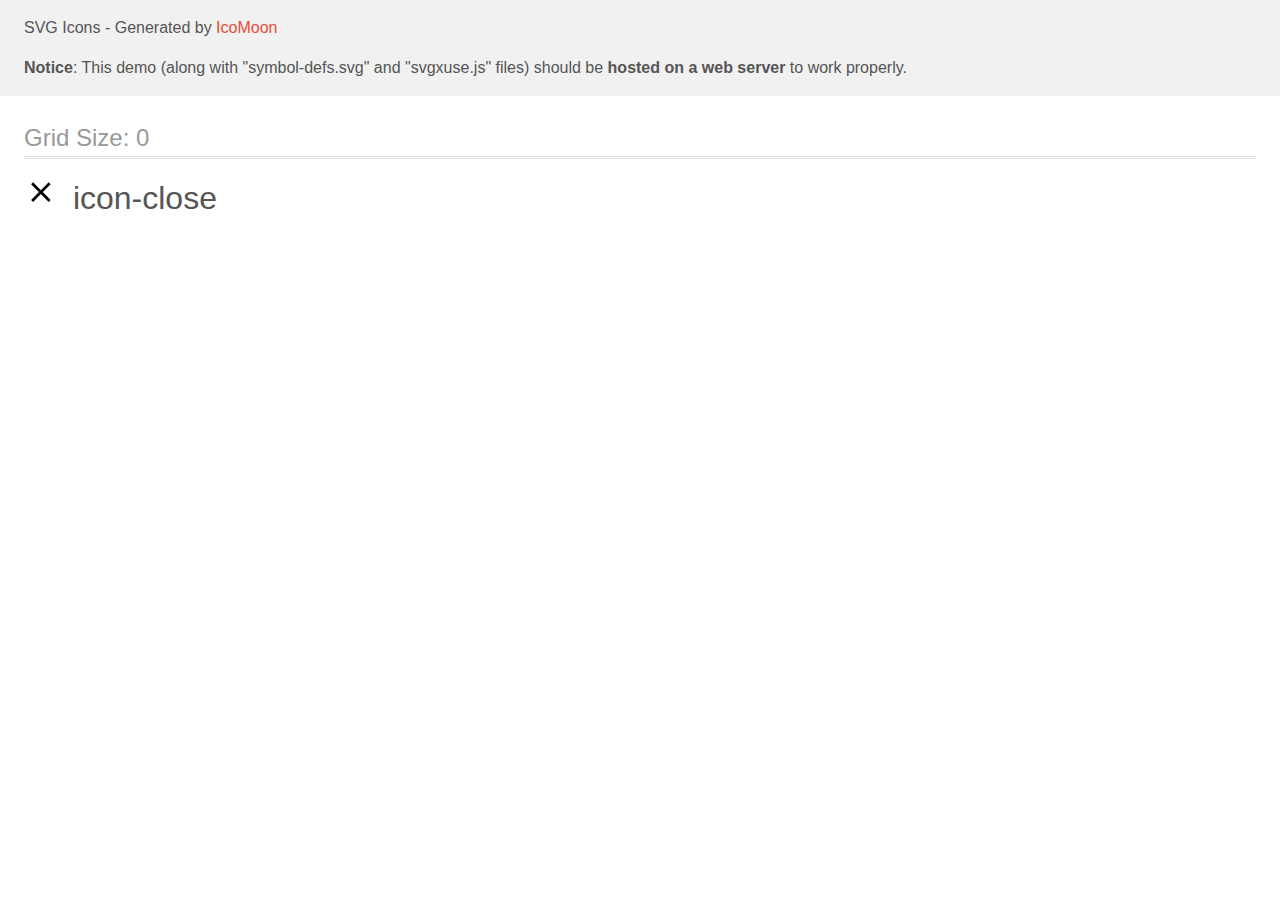
<file: images/icons2/SVG/close/demo-external-svg.html>
<!doctype html>
<html>
<head>
    <title>IcoMoon - SVG Icons</title>
    <meta charset="utf-8">
    <meta name="viewport" content="width=device-width, initial-scale=1">
    <link rel="stylesheet" href="demo-files/demo.css">
    <link rel="stylesheet" href="style.css">
</head>
<body>
<header class="bgc1 clearfix">
<div class="mhl">
    <p>SVG Icons - Generated by <a href="https://icomoon.io/app">IcoMoon</a></p><p><strong>Notice</strong>: This demo (along with "symbol-defs.svg" and "svgxuse.js" files) should be <b>hosted on a web server</b> to work properly.</p>
</div>
</header>
    <div class="clearfix mhl ptl">
        <h1 class="mvm mtn fgc1">Grid Size: 0</h1>
        <div class="glyph fs1">
            <div class="clearfix pbs">
                <svg class="icons icon-close"><use xlink:href="symbol-defs.svg#icon-close"></use></svg><span class="name"> icon-close</span>
            </div>
        </div>
  </div>
<script defer src="svgxuse.js"></script>
</body>
</html>
</file>
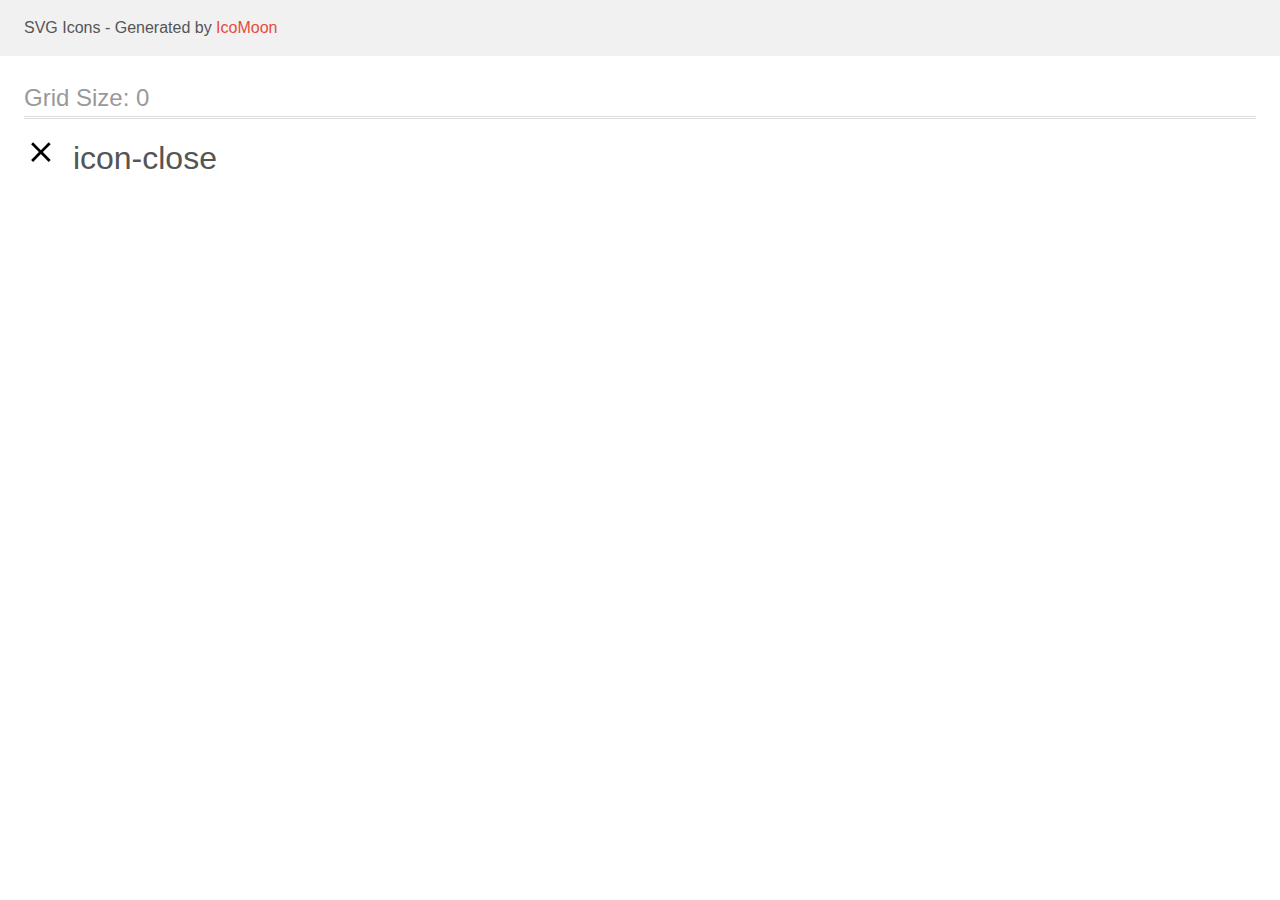
<file: images/icons2/SVG/close/demo.html>
<!doctype html>
<html>
<head>
    <title>IcoMoon - SVG Icons</title>
    <meta charset="utf-8">
    <meta name="viewport" content="width=device-width, initial-scale=1">
    <link rel="stylesheet" href="demo-files/demo.css">
    <link rel="stylesheet" href="style.css">
</head>
<body>
<svg aria-hidden="true" style="position: absolute; width: 0; height: 0; overflow: hidden;" version="1.1" xmlns="http://www.w3.org/2000/svg" xmlns:xlink="http://www.w3.org/1999/xlink">
<defs>
<symbol id="icon-close" viewBox="0 0 32 32">
<path d="M26.667 7.303l-1.97-1.97-7.808 7.808-7.808-7.808-1.97 1.97 7.808 7.808-7.808 7.808 1.97 1.97 7.808-7.808 7.808 7.808 1.97-1.97-7.808-7.808 7.808-7.808z"></path>
</symbol>
</defs>
</svg>

<header class="bgc1 clearfix">
<div class="mhl">
    <p>SVG Icons - Generated by <a href="https://icomoon.io/app">IcoMoon</a></p>
</div>
</header>
    <div class="clearfix mhl ptl">
        <h1 class="mvm mtn fgc1">Grid Size: 0</h1>
        <div class="glyph fs1">
            <div class="clearfix pbs">
                <svg class="icons icon-close"><use xlink:href="#icon-close"></use></svg><span class="name"> icon-close</span>
            </div>
        </div>
  </div>
<script defer src="svgxuse.js"></script>
</body>
</html>
</file>
<file: css/styles.css>
:root {
    --main-color: rgb(33, 33, 33);
    --secondary-color: rgb(117, 117, 117);
    --white-color: rgb(255, 255, 255);
    --btn-color: rgb(33, 150, 243);
    --btn-secondary-color: #F5F4FA;
    --btn-secondary-hover: rgb(33, 150, 243);
    --bg-gray-color: rgba(245, 244, 250, 1);
    --bg-black-color: rgb(47, 48, 58);
    --cubic-bezier: cubic-bezier(0.4, 0, 0.2, 1);
    --time-animation: 250ms;
}

/* Загалні параметри css */
body {
    background-color: var(--white-color);
    color: var(--main-color);
    font-family: "Roboto", sans-serif;
    font-size: 14px;
    line-height: 1.14;
    letter-spacing: 0.03em;
}

/* стандарти для всіх заголовків */
h1,
h2,
h3,
h4,
h5,
h6,
p {
    margin: 0;
}

/* Обязательный аттрибут для паддингов */
html {
    box-sizing: border-box;
}

*,
*::after,
*::before {
    box-sizing: inherit;
}

.svg {
    fill: currentColor;
    width: 106px;
    height: 60px;
}

/* Класс для обнуления базовых свойств у списков (ul) */
.list {
    list-style: none;
    padding-left: 0;
    margin: 0;
}

/* Класс для обнуления базовых свойств у ссылок */
.link {
    text-decoration: none;
    color: inherit;
}

/* Свойства для корректного отображения картинок */
img {
    display: block;
    max-width: 100%;
    height: auto;
}

/* Свойства для обнуления курсива у address */
address {
    font-style: normal;
}

/* скрывает тег */
.visually-hidden {
    position: absolute;
    width: 1px;
    height: 1px;
    margin: -1px;
    border: 0;
    padding: 0;
    white-space: nowrap;
    clip-path: inset(100%);
    clip: rect(0 0 0 0);
    overflow: hidden;
}

header a,
footer a {
    text-decoration: none;
}


/* navigation & logo WebStudio */

.logo {
    color: var(--main-color);
    font-family: 'Raleway', sans-serif;
    font-weight: 700;
    font-size: 26px;
    line-height: 1.20;
}

.logo:hover,
.logo:focus {
    color: none;
}

.white {
    display: inline-block;
    color: var(--white-color);
    margin-bottom: 20px;
}

.first {
    color: var(--btn-color);
}

.container {

    width: 1200px;
    margin: 0 auto;
    padding: 0 15px;
    /* outline: 2px solid tOmato; */
}

.headers {
    display: flex;
    padding: 24px 15px;
}

.main-nav {
    display: flex;
    align-items: center;
}

/* значення для всіх - ul*/
.list {
    list-style-type: none;
    margin: 0;
    padding: 0;
}

/* -тег выравнивание контента  justify-content: space-between;}*/
.mail {
    margin-right: 10px;
    width: 15px;
    height: 12px;
    /* outline: 1px solid black; */
    fill: currentColor;
}

.phone {
    margin-right: 10px;
    width: 15px;
    height: 16px;
    /* outline: 1px solid black; */
    fill: currentColor;
}

.header-list {
    display: flex;
    margin-left: 93px;
}

.nav-link {
    font-weight: 500;
    line-height: 1.14;
    letter-spacing: 0.02em;
    color: var(--main-color);
}

.header-list .list+.list {
    margin-left: 50px;
}

.nav-link:hover,
.nav-link:focus {
    color: rgb(33, 150, 243);
    transition: color var(--time-animation) var(--cubic-bezier);
}

/* ------ підкреслення -------  */



/*----------HEADER - контактні данні в Хедер--------*/

.header-link {
    display: flex;
    align-items: center;
    margin-left: auto;
    /* автоматично відкудує тег в право*/
}

.header-link .list+.list {
    margin-left: 50px;
}

/* Цвет активной страницы */

.nav-link.link-active {
    color: var(--btn-color);
    position: relative;
}

.nav-link.link-active::after {
    content: "";
    position: absolute;
    left: 0px;
    display: block;
    width: 100%;
    height: 4px;
    background-color: #2196F3;
    border-radius: 2px;
    bottom: -32px;
    /* скорее всгео не правильно*/
}


.contact-link {
    display: flex;
    margin: auto;
    font-weight: 500;
    line-height: 1.14;
    letter-spacing: 0.02em;
    text-decoration: none;
    color: rgb(117, 117, 117);
    transition: color var(--time-animation) var(--cubic-bezier);
}

.contact-link:hover,
.contact-link:focus {
    color: rgb(33, 150, 243);
}

.section {
    padding: 94px 0;
}

/*---------------------HERO ----------------*/
.section.hero {
    text-align: center;
    padding-bottom: 200px;
    padding-top: 200px;
    background-image: linear-gradient(to right, rgba(47, 48, 58, 0.4), rgba(47, 48, 58, 0.4)),
        url("../images/background-img.jpg");
    background-position: center;
    background-size: cover;
    background-repeat: no-repeat;
    /*    outline: 1px solid red; - Линия подчеркивает весь контейнер*/
}

.hero-padd {
    margin: 0 auto;
    width: 700px;
}

.hero-title {
    font-weight: 900;
    font-size: 44px;
    letter-spacing: 0.06em;
    line-height: 1.36;
    text-transform: uppercase;
    color: var(--white-color);
    margin-bottom: 30px;
}

.hero-btn {
    font-family: inherit;
    font-weight: 700;
    min-width: 200px;
    color: var(--white-color);
    background-color: var(--btn-color);
    font-size: 16px;
    line-height: 1.87;
    letter-spacing: 0.06em;
    padding: 10px 32px;
    border-radius: 4px;
    border: none;
}

/* КНОПКА МАДАЛКА */
.hero-btn:avtive {}

/*--------------------- our project ----------------*/
.advantage {
    display: flex;
}

.advantage-main {
    padding: 0px;
    display: flex;
    list-style-type: none;
    flex-wrap: nowrap;
}

.advantage-title {
    font-size: 14px;
    font-weight: 700;
    line-height: 1.14;
    text-transform: uppercase;
    margin-bottom: 10px;
}

.svg {
    padding: 25 102;
    fill: currentColor;
    width: 106;
    height: 60;
}

.svg-container {
    /* DIV - icons*/
    display: flex;
    justify-content: center;
    align-items: center;
    width: 270px;
    height: 120px;
    background: #F5F4FA;
    border-radius: 4px;
    margin-bottom: 30px;
}

.svg-icons {
    /* Li - icons */
    width: 65px;
    height: 70px;
    margin: 25 auto;
}

.advantage-padding:not(:last-child) {
    margin-right: 30px;
}


.advantage-discription {
    color: var(--secondary-color);
    font-weight: 400;
    line-height: 1.7;
    text-transform: none;
}

.advantage-padding {
    width: 270px;
}

.centr {
    text-align: center;
}

/*--------------------- ABOUT  ----------------*/
.section.about {
    padding-top: 0px;
}

.section-title {
    font-size: 36px;
    line-height: 1.16;
    text-align: center;
    margin-bottom: 50px;
}

.pictures-line {
    display: flex;
    list-style-type: none;
    margin: 0 auto;
    justify-content: space-between;
    padding: 0;
}

.team-li-li {
    display: flex;
}

.img-space {
    position: relative;
}

.image-background {
    position: absolute;
    bottom: 0;
    left: 0;

    font-weight: 700;
    font-size: 14px;
    line-height: calc(16/14);
    letter-spacing: 0.03em;
    text-transform: uppercase;
    display: flex;
    justify-content: center;
    align-items: center;
    color: var(--white-color);
    background-color: rgba(47, 48, 58, 0.8);
    width: 100%;
    height: 70px;
}

/*--------------------- Блок - команда ----------------*/

.section.team {
    background-color: var(--bg-gray-color);
}

.team-container {
    display: flex;
    align-items: center;
    padding-top: 16px;
}

.team-link {
    display: flex;
    justify-content: center;
    align-items: center;
    padding: 0;
    margin-right: 10px;
    width: 44px;
    height: 44px;
    background-color: white;
    border-radius: 50%;
}

.team-ling:last-child {
    margin-right: 0px;
}

.team-link:hover {
    background-color: #2196F3;
    border-radius: 50%;
    transition: 500ms;
}

.team-icons {
    width: 20px;
    height: 20px;
    border: none;
    fill: gray;
}

.team-link:hover .team-icons {
    fill: white;
    transition: color var(--time-animation) var(--cubic-bezier);
}

.team-list {
    display: flex;
    align-items: center;
    justify-content: center;
}

.team-name {
    margin-bottom: 10px;
    font-weight: 500;
    font-size: 16px;
    text-align: center;
    line-height: 1.19;
}

.team-description {
    color: var(--secondary-color);
    font-size: 16px;
    line-height: 1.19;
    text-align: center;
    margin-bottom: 16px;
}

.team-decor {
    box-shadow: 0px 2px 1px rgb(0 0 0 / 20%);
    margin-right: 30px;
    max-width: 270px;
}

.team-decor:last-child {
    margin-right: 0;
}

.team-border {
    background-color: #fff;
    border-radius: 0px 0px 4px 4px;
    line-height: 1.1;
    padding: 30px;
    justify-content: center;
}

.team.photo {
    height: 260px;
    width: 270px;
    border-radius: 0px;
    margin-right: 30px;
}

/* --------------------CLIENTS -------------- */
.clients-title {
    font-family: 'Roboto', sans-serif;
    font-weight: 700;
    font-size: 36px;
    line-height: calc(42/36);
    text-align: center;
    letter-spacing: 0.03em;
    margin-bottom: 50px;
}

.clients {
    display: flex;
    border: 0;
}

.border-logo {
    display: flex;
    justify-content: center;
    align-items: center;
    width: 100%;
    height: 100%;
    margin: 0px;
    border: 2px;
    border-color: rgba(175, 177, 184, 1);
    border: 1px solid #AFB1B8;
    border-radius: 4px;
    color: #afb1b8;
}

.clients-list {
    width: 170px;
    height: 92px;
    margin-right: 30px;
}

.clients-list:last-child {
    margin-right: 0px;
}

.logo-size {
    width: 106px;
    height: 60px;
    fill: currentColor;
}

.border-logo:hover,
.border-logo:focus {
    color: var(--btn-color);
    border-color: var(--btn-color);
    transition: color var(--time-animation) var(--cubic-bezier);
}


/* portfolio main*/
/* кнопки*/

.portfolio-list {
    display: flex;
    justify-content: center;
    font-weight: 500;
    line-height: 1.6;
    margin-bottom: 50px;
    text-align: center;
    list-style-type: none;
}

.btn-portfolio {
    font-family: inherit;
    font-style: normal;
    font-weight: 500;
    font-size: 16px;
    line-height: 1.62;
    letter-spacing: inherit;
    text-align: center;
    cursor: pointer;
    background: #F5F4FA;
    border-radius: 4px;
    display: block;
    padding: 6px 22px;
    border: none;
}

.portfolio-margin:not(:last-child) {
    margin-right: 8px;
}

.project {
    display: flex;
    flex-wrap: wrap;
    list-style-type: none;
}

.project-list {
    position: relative;
    width: 370px;
    background: var(--white-color);
    border: 2px solid var(--btn-secondary-color);
    margin-bottom: 30px;
    margin-right: 30px;
}

.project-list:nth-child(3n) {
    margin-right: 0px;
}

.btn-portfolio:hover,
.btn-portfolio:focus {
    font-weight: 500;
    font-size: 16px;
    line-height: 1.62;
    text-align: center;
    color: rgb(255, 255, 255);
    background-color: rgb(33, 150, 243);
    box-shadow: 0px 3px 1px rgba(0, 0, 0, 0.1), 0px 1px 2px rgba(0, 0, 0, 0.08), 0px 2px 2px rgba(0, 0, 0, 0.12);

}

/* Портфолио main */

.test-hover {
    /*=== DIV - контейнер загальний ===*/
    position: relative;
    overflow: hidden;
}

.portfolio {
    width: 370px;
}

.portfolio-hover {
    /* === DIV  ===*/
    position: absolute;
    top: 0;
    left: 0;
    width: 100%;
    height: 100%;
    text-align: left;
    background: rgba(33, 150, 243, 0.9);
    padding: 63px 24px;
    transform: translateY(101%);
    transition: transform var(--time-animation) var(--cubic-bezier);
    overflow: hidden;
}

.title-hover {
    /* === Текст который на картинке будет ===*/
    /* text-align: left; */
    font-weight: 400;
    font-size: 18px;
    line-height: 1.56;
    letter-spacing: 0.03em;
    color: var(--white-color);
}

.project-list:hover .portfolio-hover,
.project-list:focus .portfolio-hover {
    box-shadow: 0px 1px 1px rgba(0, 0, 0, 0.12), 0px 4px 4px rgba(0, 0, 0, 0.06), 1px 4px 6px rgba(0, 0, 0, 0.16);
    transform: translateY(0);
}

/* Активний фільтр */

.btn-portfolio-active {
    color: var(--white-color);
    background-color: var(--btn-color);
}

.portfolio-title {
    font-weight: 700;
    font-size: 18px;
    line-height: 2;
    letter-spacing: 0.06em;
    margin-bottom: 4px;
}

.project-content {
    padding: 20px 24px;
}

.portfolio-discription {
    font-weight: 400;
    font-size: 16px;
    line-height: 1.9;
    color: #757575;
}

/*--------------------- футер ----------------*/

.footer {
    padding: 60px 0;
    background-color: var(--bg-black-color);
}

.flexbox {
    display: flex;
    align-items: baseline;
}

.footer-contacts {
    margin-right: 70px;
}

.footer>.logo {
    margin: 0 0 20px 0;
}

.footer-second {
    display: flex;
    justify-content: center;
    align-items: center;
    width: 44px;
    height: 44px;
}

.footer-title {
    margin-bottom: 20px;
    font-style: normal;
    font-weight: 700;
    font-size: 14px;
    line-height: calc(16/14);
    letter-spacing: 0.03em;
    text-transform: uppercase;
    color: #FFFFFF;
}

.footer-list::not(last-child) {
    margin-bottom: 9px;
}

.contact-second {
    display: flex;
}

.footer-second {
    display: flex;
    justify-content: center;
    align-items: center;
}

.footer-second:not(last-child) {
    margin-right: 10px;
}

.footer-ul {
    display: flex;
}

.footer-icons {
    /* --- Ссылке добавили свойства---- */
    display: flex;
    justify-content: center;
    align-items: center;
    width: 44px;
    height: 44px;
    color: var(--white-color);
    /* outline: 1px solid red; */
    background: rgba(255, 255, 255, 0.1);
    border-radius: 50%;
}


.footer-icons:hover,
.footer-icons:focus {
    background: #2196F3;
    transition: color var(--time-animation) var(--cubic-bezier);
}

.footer-icons2 {
    width: 20px;
    height: 20px;
    fill: currentColor;
}

/* .footer-icons-link --- Отдельный контейнер */

/* ------------Footer - contacts ----------- */

.contact-map {
    font-weight: 400;
    line-height: 1.71;
    color: rgb(255, 255, 255);
}

.contact-footer {
    font-weight: 400;
    line-height: 1.7;
    color: rgba(255, 255, 255, 0.6);
}

.contact-footer:hover,
.contact-footer:focus {
    color: rgb(33, 150, 243);
}


/*== МОДАЛЬНЕ Вікно ===*/
.backdrop {
    position: fixed;
    top: 0;
    left: 0;
    width: 100vw;
    height: 100vh;

    background-color: rgba(0, 0, 0, 0.2);
    z-index: 100;
}


.backdrop.is-hidden {
    opacity: 0;
    pointer-events: none;
}

.modal {
    position: absolute;
    top: 50%;
    left: 50%;

    min-width: 528px;
    min-height: 581px;

    background-color: var(--white-color);
    border-radius: 4px;
    box-shadow: 0px 1px 3px rgba(0, 0, 0, 0.12), 0px 1px 1px rgba(0, 0, 0, 0.14),
        0px 2px 1px rgba(0, 0, 0, 0.2);

    transform: translate(-50%, -50%) scale(1);
    transition: transform var(--time-animation) var(--cubic-bezier);
}

.backdrop.is-hidden .modal {
    transform: translate(-50%, -50%) scale(1.1);
}

.modal .button {
    position: absolute;
    top: 8px;
    right: 8px;
    display: flex;
    justify-content: center;
    align-items: center;

    width: 30px;
    height: 30px;

    background-color: var(--white-color);
    border-radius: 50%;
    border: 1px solid rgba(0, 0, 0, 0.1);
}

.backdrop.is-hidden {
    opacity: 0;
    pointer-events: none;
}

.btn-modal {
    position: absolute;
    top: 8px;
    right: 8px;
    display: flex;
    justify-content: center;
    align-items: center;
    width: 30px;
    height: 30px;
    background-color: var(--white-color);
    border-radius: 50%;
    border: 1px solid rgba(0, 0, 0, 0.1);
}
</file>
<file: images/icons2/demo-files/demo.css>
body {
  padding: 0;
  margin: 0;
  font-family: sans-serif;
  font-size: 1em;
  line-height: 1.5;
  color: #555;
  background: #fff;
}
h1 {
  font-size: 1.5em;
  font-weight: normal;
  box-shadow: 0 1px #ddd, 0 2px #fff, 0 3px #ddd;
}
small {
  font-size: .66666667em;
}
a {
  color: #e74c3c;
  text-decoration: none;
}
a:hover, a:focus {
  box-shadow: 0 1px #e74c3c;
}
.bshadow0, input {
  box-shadow: inset 0 -2px #e7e7e7;
}
input:hover {
  box-shadow: inset 0 -2px #ccc;
}
input, fieldset {
  font-size: 1em;
  margin: 0;
  padding: 0;
  border: 0;
}
input {
  color: inherit;
  line-height: 1.5;
  height: 1.5em;
  padding: .25em 0;
}
input:focus {
  outline: none;
  box-shadow: inset 0 -2px #449fdb;
}
.glyph {
  font-size: 16px;
  margin-right: 1.5em;
  float: left;
  width: 17em;
}
svg {
  color: #000;
}
.liga {
  width: 80%;
  width: calc(100% - 2.5em);
}
.talign-right {
  text-align: right;
}
.talign-center {
  text-align: center;
}
.bgc1 {
  background: #f1f1f1;
}
.fgc0 {
  color: #000;
}
.fgc1 {
  color: #999;
}
p {
  margin-top: 1em;
  margin-bottom: 1em;
}
.mvm {
  margin-top: .75em;
  margin-bottom: .75em;
}
.mtn {
  margin-top: 0;
}
.mtl, .mal {
  margin-top: 1.5em;
}
.mbl, .mal {
  margin-bottom: 1.5em;
}
.mal, .mhl {
  margin-left: 1.5em;
  margin-right: 1.5em;
}
.mhmm {
  margin-left: 1em;
  margin-right: 1em;
}
.ptl {
  padding-top: 1.5em;
}
.pbs, .pvs {
  padding-bottom: .25em;
}
.pvs, .pts {
  padding-top: .25em;
}
.unit {
  float: left;
}
.unitRight {
  float: right;
}
.size1of2 {
  width: 50%;
}
.size1of1 {
  width: 100%;
}
.clearfix:before, .clearfix:after {
  content: " ";
  display: table;
}
.clearfix:after {
  clear: both;
}
.hidden-true {
  display: none;
}
.textbox0 {
  width: 3em;
  background: #f1f1f1;
  padding: .25em .5em;
  line-height: 1.5;
  height: 1.5em;
}
.fs0 {
  font-size: 16px;
}
.fs1 {
  font-size: 32px;
}
.name {
  margin-left: .25em;
}
</file>
<file: images/icons2/style.css>
.icons {
  display: inline-block;
  width: 1em;
  height: 1em;
  stroke-width: 0;
  stroke: currentColor;
  fill: currentColor;
}

/* ==========================================
Single-colored icons can be modified like so:
.icon-name {
  font-size: 32px;
  color: red;
}
========================================== */

.icon-advantage-1 {
  width: 0.9423828125em;
}

.icon-facebook {
  width: 0.5498046875em;
}

.icon-logo1 {
  width: 1.7666015625em;
}

.icon-logo2 {
  width: 1.7666015625em;
}

.icon-logo3 {
  width: 1.7666015625em;
}

.icon-logo4 {
  width: 1.7666015625em;
}

.icon-logo5 {
  width: 1.7666015625em;
}

.icon-logo6 {
  width: 1.7666015625em;
}

.icon-mail {
  width: 1.3330078125em;
}

.icon-smartphone {
  width: 0.625em;
}

.icon-twitter {
  width: 1.111328125em;
}
</file>
<file: images/icons2/SVG/close/demo-files/demo.css>
body {
  padding: 0;
  margin: 0;
  font-family: sans-serif;
  font-size: 1em;
  line-height: 1.5;
  color: #555;
  background: #fff;
}
h1 {
  font-size: 1.5em;
  font-weight: normal;
  box-shadow: 0 1px #ddd, 0 2px #fff, 0 3px #ddd;
}
small {
  font-size: .66666667em;
}
a {
  color: #e74c3c;
  text-decoration: none;
}
a:hover, a:focus {
  box-shadow: 0 1px #e74c3c;
}
.bshadow0, input {
  box-shadow: inset 0 -2px #e7e7e7;
}
input:hover {
  box-shadow: inset 0 -2px #ccc;
}
input, fieldset {
  font-size: 1em;
  margin: 0;
  padding: 0;
  border: 0;
}
input {
  color: inherit;
  line-height: 1.5;
  height: 1.5em;
  padding: .25em 0;
}
input:focus {
  outline: none;
  box-shadow: inset 0 -2px #449fdb;
}
.glyph {
  font-size: 16px;
  margin-right: 1.5em;
  float: left;
  width: 17em;
}
svg {
  color: #000;
}
.liga {
  width: 80%;
  width: calc(100% - 2.5em);
}
.talign-right {
  text-align: right;
}
.talign-center {
  text-align: center;
}
.bgc1 {
  background: #f1f1f1;
}
.fgc0 {
  color: #000;
}
.fgc1 {
  color: #999;
}
p {
  margin-top: 1em;
  margin-bottom: 1em;
}
.mvm {
  margin-top: .75em;
  margin-bottom: .75em;
}
.mtn {
  margin-top: 0;
}
.mtl, .mal {
  margin-top: 1.5em;
}
.mbl, .mal {
  margin-bottom: 1.5em;
}
.mal, .mhl {
  margin-left: 1.5em;
  margin-right: 1.5em;
}
.mhmm {
  margin-left: 1em;
  margin-right: 1em;
}
.ptl {
  padding-top: 1.5em;
}
.pbs, .pvs {
  padding-bottom: .25em;
}
.pvs, .pts {
  padding-top: .25em;
}
.unit {
  float: left;
}
.unitRight {
  float: right;
}
.size1of2 {
  width: 50%;
}
.size1of1 {
  width: 100%;
}
.clearfix:before, .clearfix:after {
  content: " ";
  display: table;
}
.clearfix:after {
  clear: both;
}
.hidden-true {
  display: none;
}
.textbox0 {
  width: 3em;
  background: #f1f1f1;
  padding: .25em .5em;
  line-height: 1.5;
  height: 1.5em;
}
.fs0 {
  font-size: 16px;
}
.fs1 {
  font-size: 32px;
}
.name {
  margin-left: .25em;
}
</file>
<file: images/icons2/SVG/close/style.css>
.icons {
  display: inline-block;
  width: 1em;
  height: 1em;
  stroke-width: 0;
  stroke: currentColor;
  fill: currentColor;
}

/* ==========================================
Single-colored icons can be modified like so:
.icon-name {
  font-size: 32px;
  color: red;
}
========================================== */
</file>
